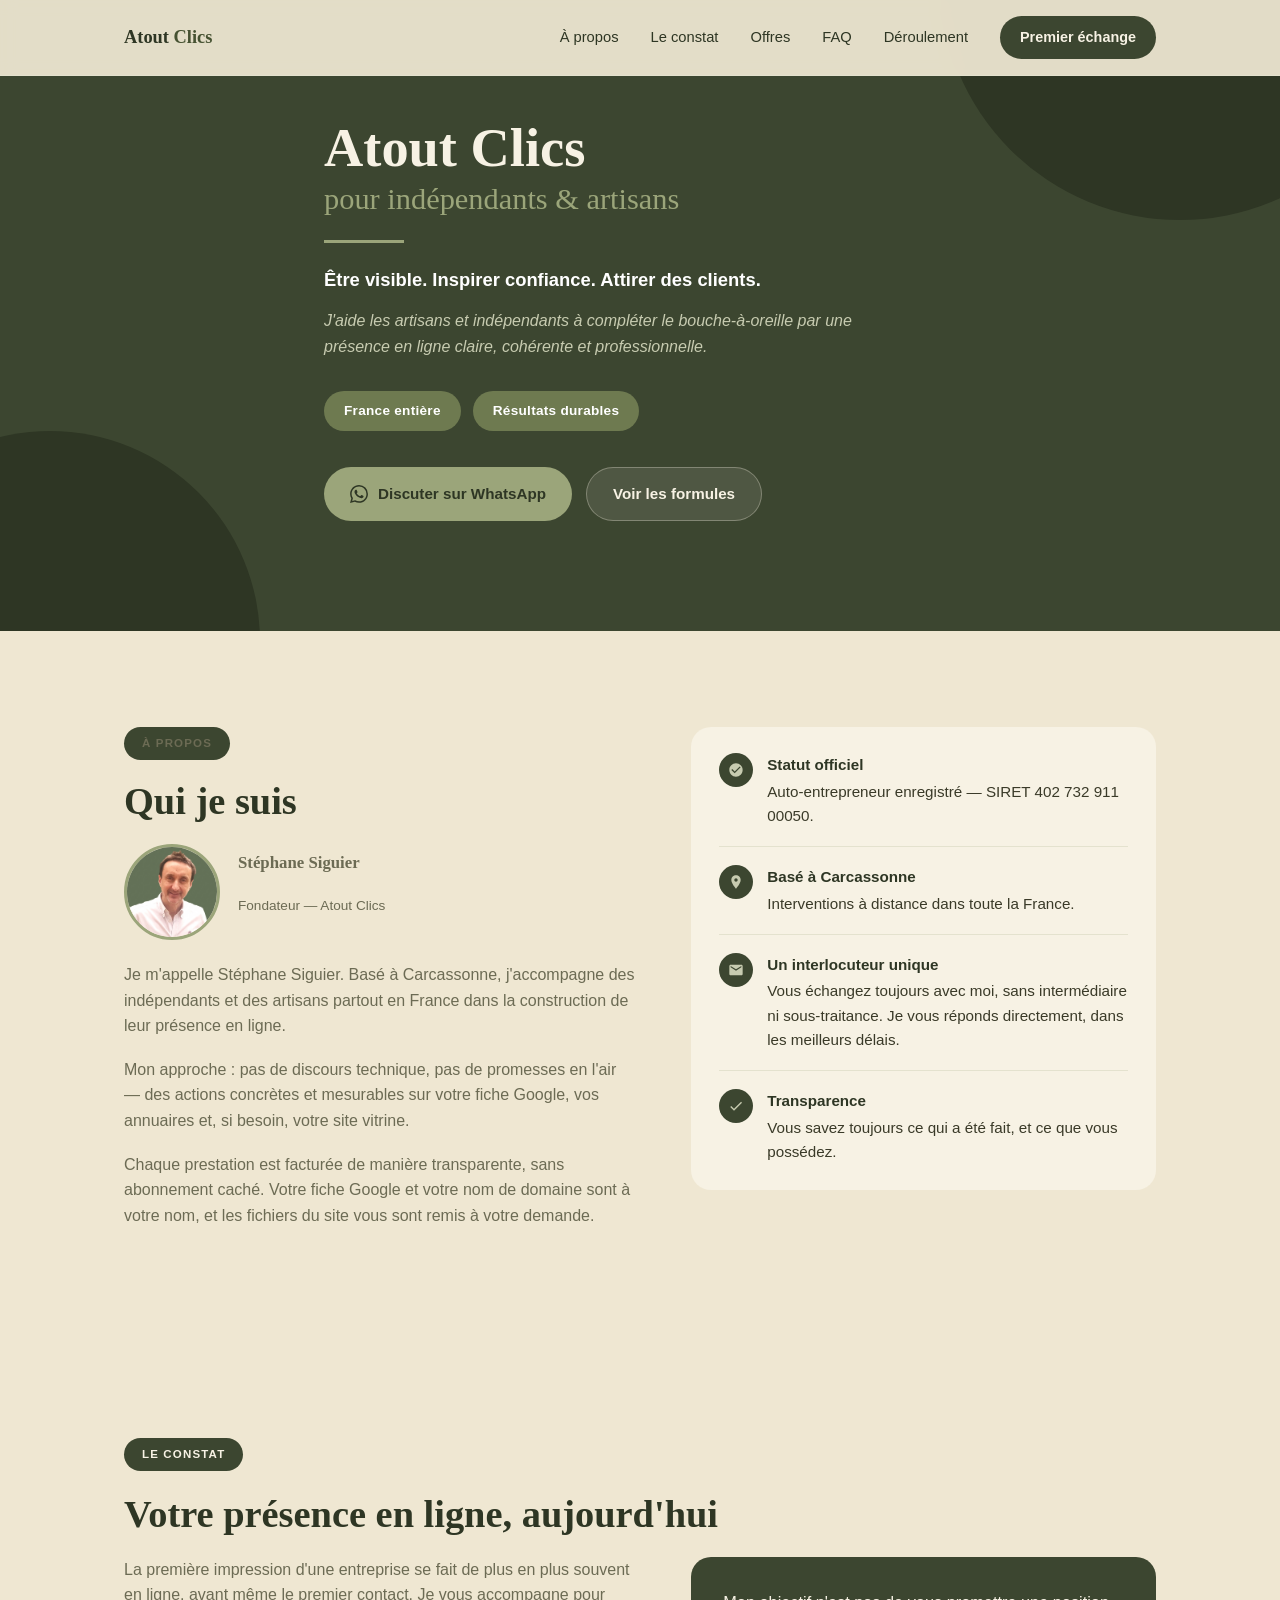
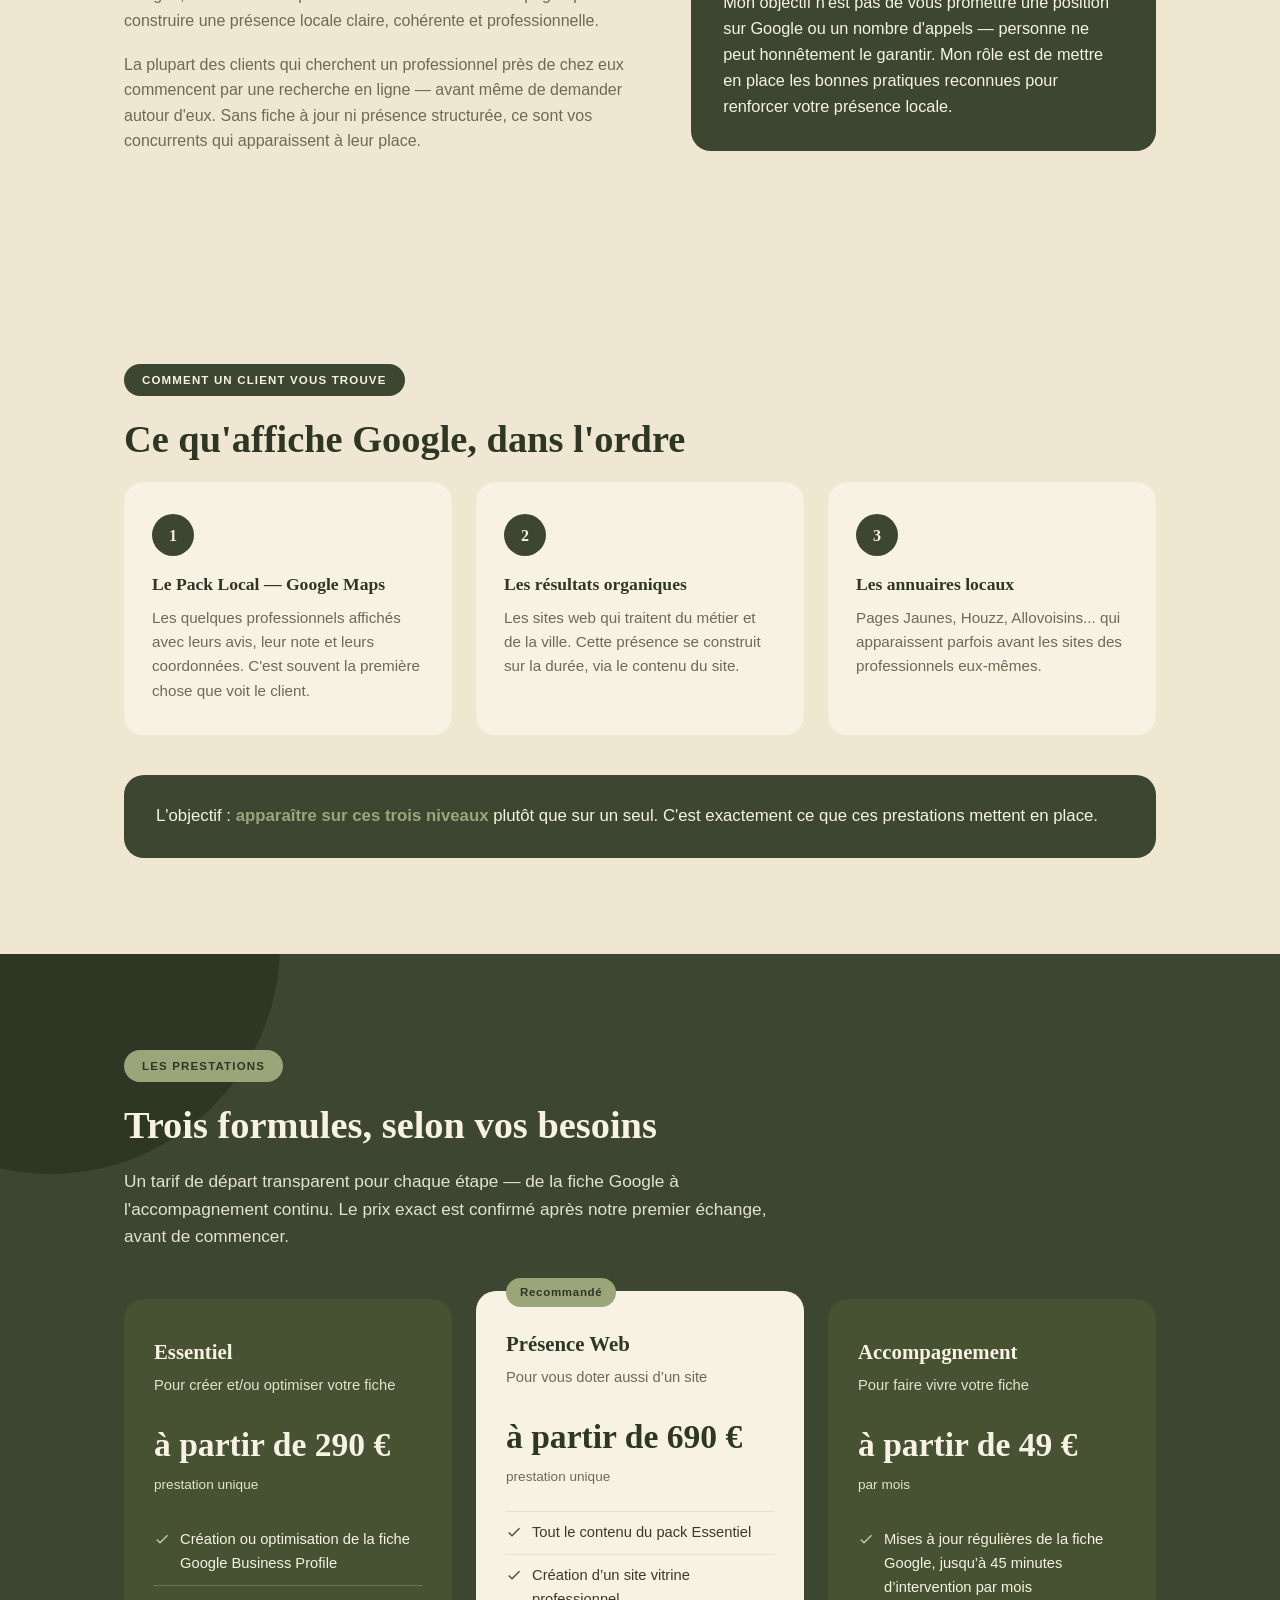
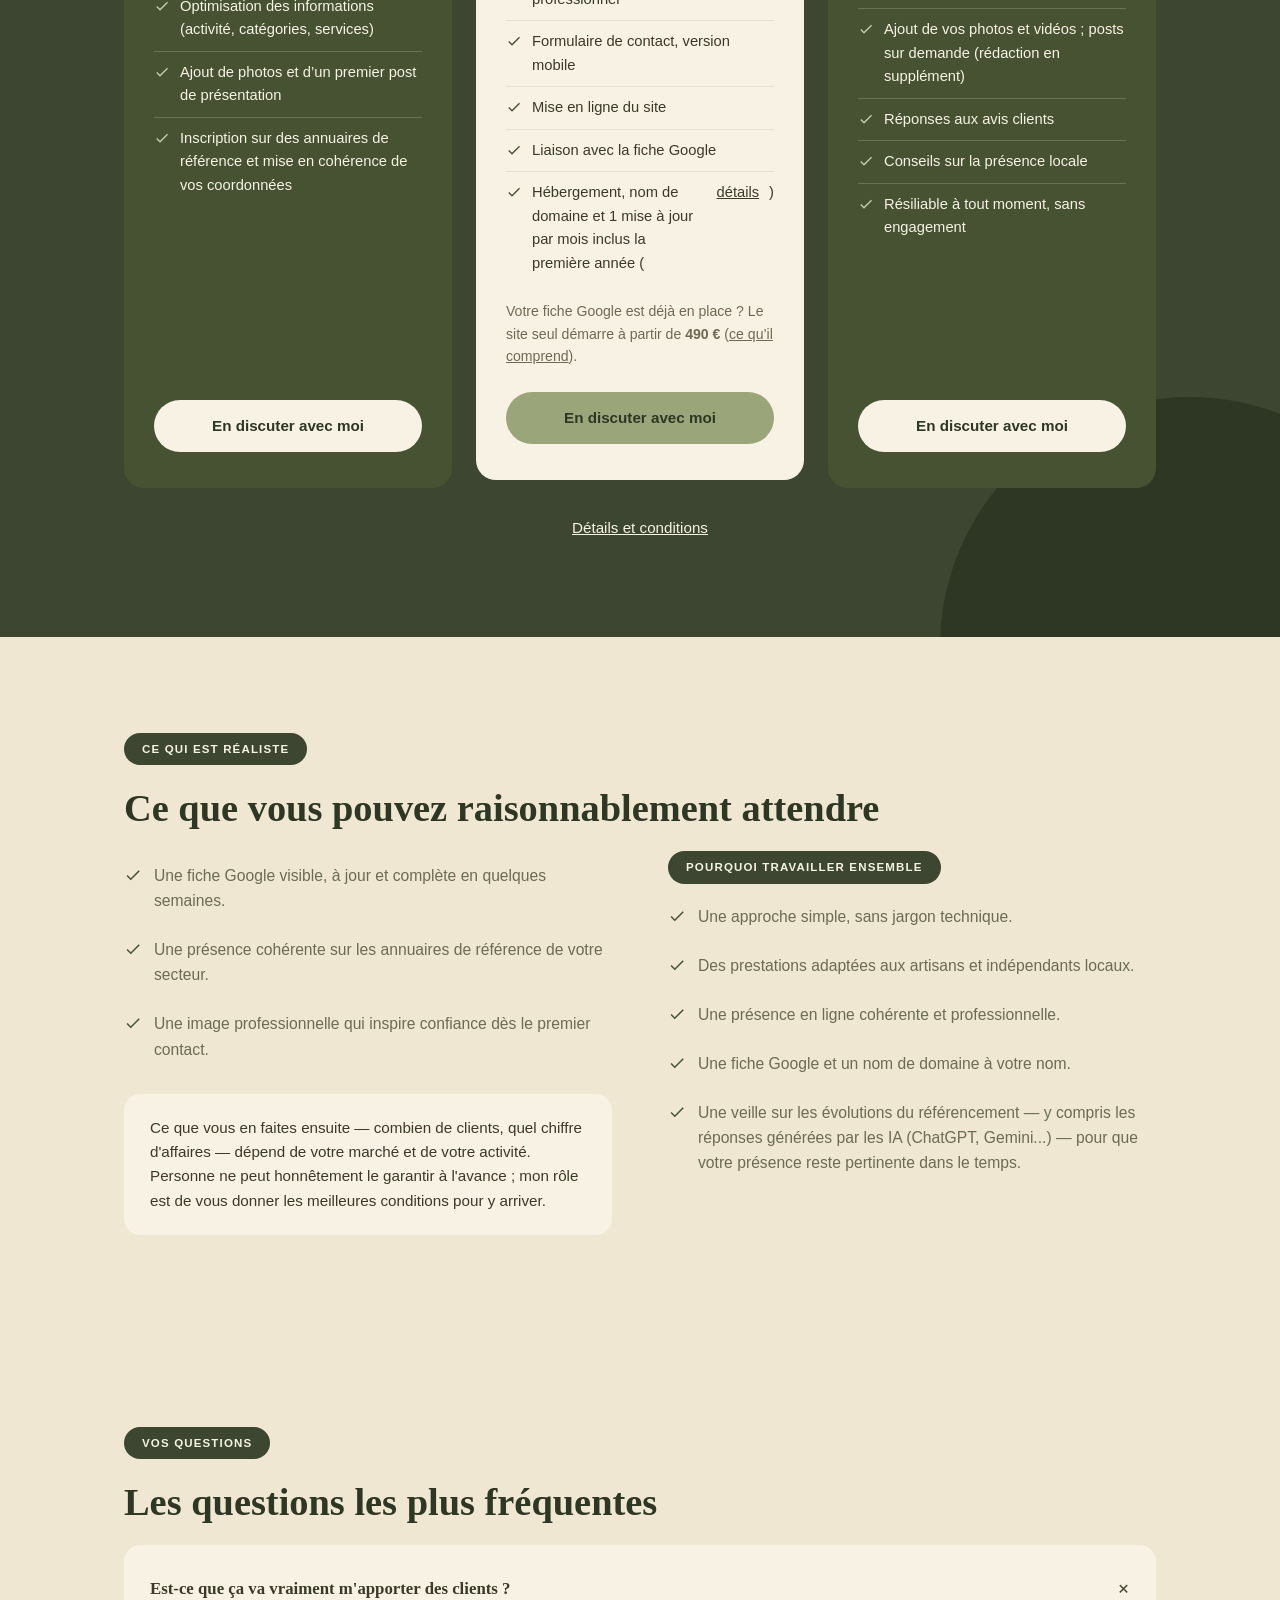
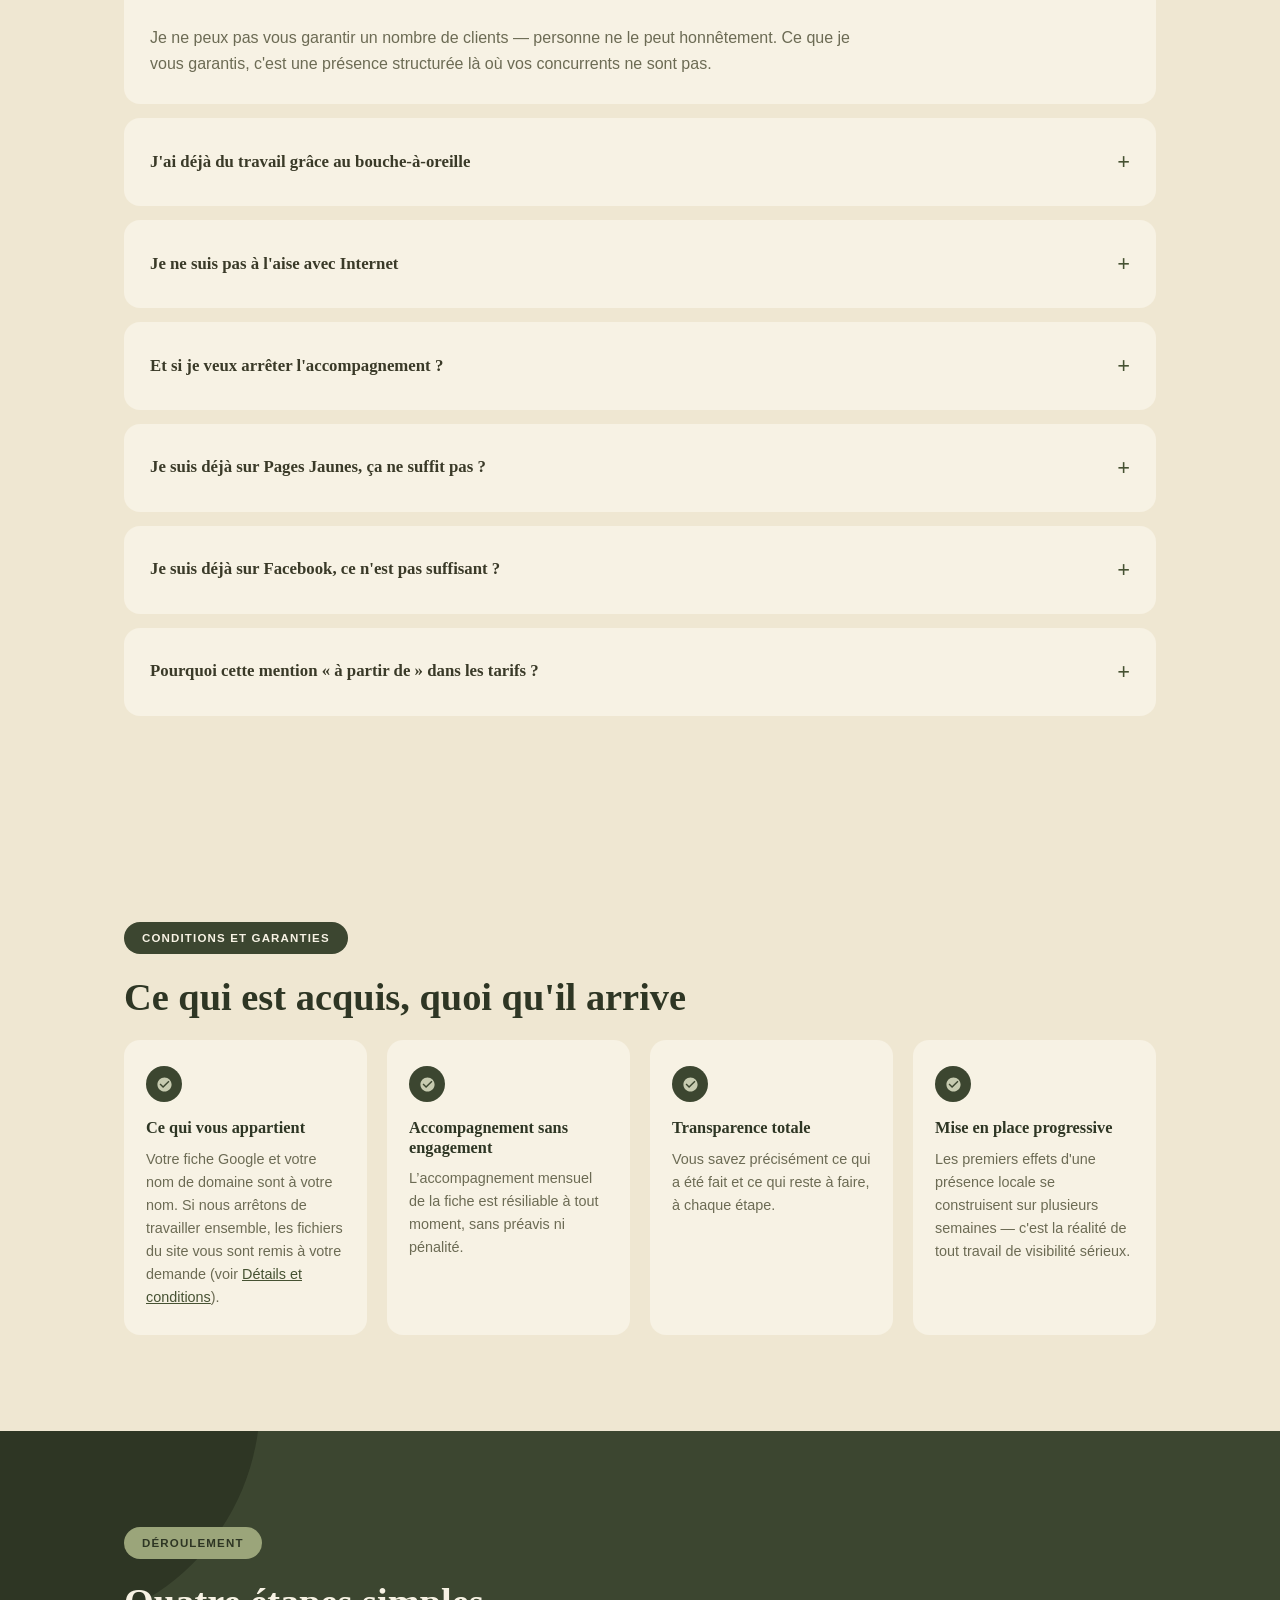
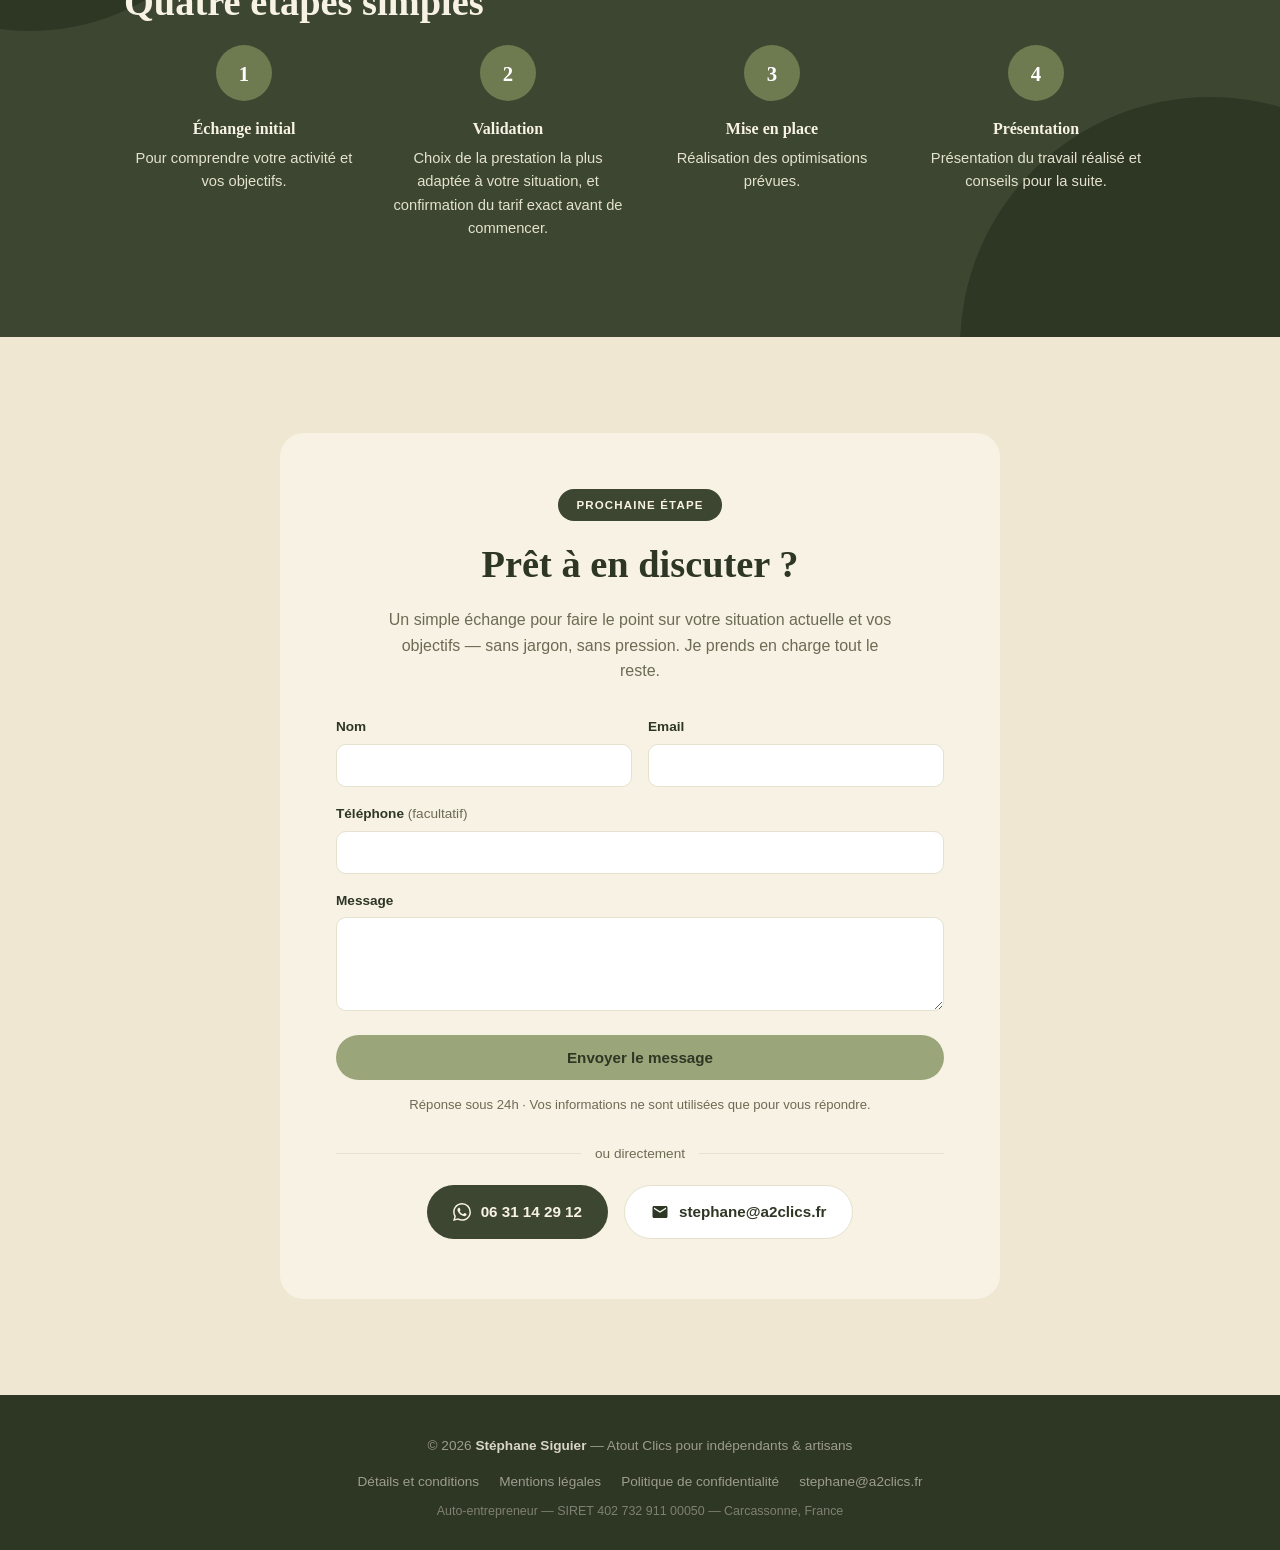
<file: index.html>
<!DOCTYPE html>
<html lang="fr">
<head>
<meta charset="UTF-8" />
<meta name="viewport" content="width=device-width, initial-scale=1.0" />
<title>Atout Clics pour Indépendants &amp; Artisans — Stéphane Siguier</title>
<meta name="description" content="Stéphane Siguier accompagne les indépendants et artisans pour renforcer leur présence locale&nbsp;: fiche Google Business, annuaires, site vitrine. Premier échange pour faire le point sur votre situation." />
<meta name="keywords" content="présence locale, fiche google business profile, référencement local artisan, site vitrine indépendant, présence en ligne artisan" />
<link rel="canonical" href="https://presencelocale.vercel.app/" />
<meta name="google-site-verification" content="MsAnaw0kHJq9627BBi_jA8YPOrzzjA6fcCTevEFOmfQ" />

<meta property="og:title" content="Atout Clics pour Indépendants &amp; Artisans — Stéphane Siguier" />
<meta property="og:description" content="Fiche Google Business, référencement local, site vitrine : une présence en ligne claire et professionnelle pour votre activité." />
<meta property="og:type" content="website" />
<meta property="og:url" content="https://presencelocale.vercel.app/" />
<meta property="og:image" content="https://presencelocale.vercel.app/photo.jpg" />
<meta property="og:locale" content="fr_FR" />

<script type="application/ld+json">
{
  "@context": "https://schema.org",
  "@type": "ProfessionalService",
  "name": "Atout Clics — Stéphane Siguier",
  "description": "Accompagnement des indépendants et artisans pour leur présence en ligne : fiche Google Business Profile, référencement local, site vitrine et suivi continu.",
  "url": "https://presencelocale.vercel.app/",
  "telephone": "+33631142912",
  "email": "stephane@a2clics.fr",
  "areaServed": "France",
  "priceRange": "€€",
  "taxID": "40273291100050",
  "address": { "@type": "PostalAddress", "addressLocality": "Carcassonne", "addressCountry": "FR" }
}
</script>
<script type="application/ld+json">
{
  "@context": "https://schema.org",
  "@type": "Service",
  "serviceType": "Création et optimisation de fiche Google Business Profile",
  "name": "Essentiel",
  "provider": { "@type": "ProfessionalService", "name": "Atout Clics — Stéphane Siguier" },
  "areaServed": "France",
  "description": "Création ou optimisation de la fiche Google Business Profile, optimisation des informations, ajout de photos et d’un premier post de présentation, inscription sur des annuaires de référence et mise en cohérence de vos coordonnées. Tarif de départ, ajusté selon votre situation.",
  "offers": { "@type": "Offer", "priceCurrency": "EUR", "priceSpecification": { "@type": "PriceSpecification", "minPrice": 290, "priceCurrency": "EUR" } }
}
</script>
<script type="application/ld+json">
{
  "@context": "https://schema.org",
  "@type": "Service",
  "serviceType": "Création de site vitrine et présence web complète",
  "name": "Présence Web",
  "provider": { "@type": "ProfessionalService", "name": "Atout Clics — Stéphane Siguier" },
  "areaServed": "France",
  "description": "Pack Essentiel complet, création d’un site vitrine professionnel avec formulaire de contact et version mobile, mise en ligne, liaison avec la fiche Google, hébergement et nom de domaine inclus la première année, une mise à jour par mois incluse la première année. Disponible aussi en site seul (à partir de 490 €) lorsque la fiche Google est déjà en place. Tarif de départ, ajusté selon votre situation.",
  "offers": { "@type": "Offer", "priceCurrency": "EUR", "priceSpecification": { "@type": "PriceSpecification", "minPrice": 690, "priceCurrency": "EUR" } }
}
</script>
<script type="application/ld+json">
{
  "@context": "https://schema.org",
  "@type": "Service",
  "serviceType": "Suivi et accompagnement continu de la présence locale",
  "name": "Accompagnement",
  "provider": { "@type": "ProfessionalService", "name": "Atout Clics — Stéphane Siguier" },
  "areaServed": "France",
  "description": "Jusqu’à 45 minutes d’intervention par mois : mises à jour régulières de la fiche Google, ajout de vos photos et vidéos, posts sur demande (rédaction en supplément), réponses aux avis clients, conseils sur la présence locale. Accompagnement de la fiche résiliable à tout moment, sans engagement.",
  "offers": { "@type": "Offer", "priceCurrency": "EUR", "priceSpecification": { "@type": "UnitPriceSpecification", "minPrice": 49, "priceCurrency": "EUR", "unitText": "mois" } }
}
</script>
<script type="application/ld+json">
{
  "@context": "https://schema.org",
  "@type": "FAQPage",
  "mainEntity": [
    {
      "@type": "Question",
      "name": "Est-ce que ça va vraiment m'apporter des clients ?",
      "acceptedAnswer": { "@type": "Answer", "text": "Personne ne peut honnêtement garantir un nombre de clients. Ce qui est garanti, c'est la mise en place d'une présence en ligne structurée — fiche Google à jour, annuaires cohérents, site vitrine si besoin — là où beaucoup de concurrents ne sont pas encore présents." }
    },
    {
      "@type": "Question",
      "name": "J'ai déjà du travail grâce au bouche-à-oreille, est-ce utile quand même ?",
      "acceptedAnswer": { "@type": "Answer", "text": "Oui, une bonne visibilité en ligne amplifie le bouche-à-oreille. Quand quelqu'un recommande votre activité, la première chose que fait le client potentiel est de vous chercher sur Google. S'il ne trouve rien de sérieux, il hésite et regarde ailleurs." }
    },
    {
      "@type": "Question",
      "name": "Je ne suis pas à l'aise avec Internet, est-ce un problème ?",
      "acceptedAnswer": { "@type": "Answer", "text": "Non, aucune compétence technique n'est nécessaire de votre côté. La création, la mise en ligne et les mises à jour du contenu sont prises en charge, avec un point simple et régulier sur ce qui a été fait." }
    },
    {
      "@type": "Question",
      "name": "Que se passe-t-il si je veux arrêter l'accompagnement mensuel ?",
      "acceptedAnswer": { "@type": "Answer", "text": "L’accompagnement de la fiche est résiliable à tout moment, sans engagement, sans préavis ni frais. Votre fiche Google Business et votre nom de domaine sont à votre nom, et les fichiers du site vous sont remis à votre demande, sans frais (voir la page Détails et conditions)." }
    },
    {
      "@type": "Question",
      "name": "Je suis déjà sur Pages Jaunes, ça ne suffit pas ?",
      "acceptedAnswer": { "@type": "Answer", "text": "Un annuaire comme Pages Jaunes vous répertorie. Google Maps, lui, est l'endroit où beaucoup de clients cherchent directement un professionnel près de chez eux. Les deux se complètent, c'est pourquoi la formule Essentiel traite la fiche Google et les annuaires ensemble." }
    },
    {
      "@type": "Question",
      "name": "Je suis déjà sur Facebook, ce n'est pas suffisant ?",
      "acceptedAnswer": { "@type": "Answer", "text": "Facebook touche surtout les personnes qui vous suivent déjà. Une fiche Google touche des personnes qui ne vous connaissent pas encore et qui cherchent activement votre métier dans votre ville. Les deux se complètent." }
    },
    {
      "@type": "Question",
      "name": "Pourquoi cette mention « à partir de » dans les tarifs ?",
      "acceptedAnswer": { "@type": "Answer", "text": "Chaque situation est différente. Le prix affiché est un tarif de départ ; le prix exact vous est annoncé après notre premier échange, avant de commencer, et il ne change pas ensuite sans votre accord. Il dépend de l'état de votre fiche et du nombre d'annuaires (Essentiel), du nombre de pages du site (Présence Web) ou du volume mensuel à traiter (Accompagnement)." }
    }
  ]
}
</script>

<link rel="stylesheet" href="styles.css" />
</head>
<body>

<header>
  <div class="nav-inner">
    <a href="#hero" class="logo">Atout <span>Clics</span></a>
    <input type="checkbox" id="burger-toggle" />
    <nav class="links">
      <a class="navlink" href="#apropos">À propos</a>
      <a class="navlink" href="#constat">Le constat</a>
      <a class="navlink" href="#offres">Offres</a>
      <a class="navlink" href="#faq">FAQ</a>
      <a class="navlink" href="#deroulement">Déroulement</a>
      <a class="nav-cta" href="#contact">Premier échange</a>
    </nav>
    <label for="burger-toggle" class="burger-label" aria-label="Ouvrir le menu">
      <svg viewBox="0 0 24 24"><path d="M3 6h18v2H3zM3 11h18v2H3zM3 16h18v2H3z"/></svg>
    </label>
  </div>
</header>

<!-- HERO -->
<section id="hero" class="section-dark">
  <span class="blob"></span>
  <span class="blob"></span>
  <div class="container hero-content">
    <h1><span class="title-main">Atout Clics</span><span class="title-sub">pour indépendants &amp; artisans</span></h1>
    <hr class="hero-rule" />
    <p class="hero-tagline">Être visible. Inspirer confiance. Attirer des clients.</p>
    <p class="hero-sub">J'aide les artisans et indépendants à compléter le bouche-à-oreille par une présence en ligne claire, cohérente et professionnelle.</p>
    <div class="hero-badges">
      <span class="badge">France entière</span>
      <span class="badge">Résultats durables</span>
    </div>
    <div class="hero-ctas">
      <a href="https://wa.me/33631142912" target="_blank" rel="noopener" class="btn btn-primary">
        <svg viewBox="0 0 24 24"><path d="M17.472 14.382c-.297-.149-1.758-.867-2.03-.967-.273-.099-.471-.148-.67.15-.197.297-.767.966-.94 1.164-.173.199-.347.223-.644.075-.297-.15-1.255-.463-2.39-1.475-.883-.788-1.48-1.761-1.653-2.059-.173-.297-.018-.458.13-.606.134-.133.298-.347.446-.52.149-.174.198-.298.298-.497.099-.198.05-.371-.025-.52-.075-.149-.669-1.612-.916-2.207-.242-.579-.487-.5-.669-.51-.173-.008-.371-.01-.57-.01-.198 0-.52.074-.792.372-.272.297-1.04 1.016-1.04 2.479 0 1.462 1.065 2.875 1.213 3.074.149.198 2.096 3.2 5.077 4.487.709.306 1.262.489 1.694.625.712.227 1.36.195 1.871.118.571-.085 1.758-.719 2.006-1.413.248-.694.248-1.289.173-1.413-.074-.124-.272-.198-.57-.347m-5.421 7.403h-.004a9.87 9.87 0 01-5.031-1.378l-.361-.214-3.741.982.998-3.648-.235-.374a9.86 9.86 0 01-1.51-5.26c.001-5.45 4.436-9.884 9.888-9.884 2.64 0 5.122 1.03 6.988 2.898a9.825 9.825 0 012.893 6.994c-.003 5.45-4.437 9.884-9.885 9.884m8.413-18.297A11.815 11.815 0 0012.05 0C5.495 0 .16 5.335.157 11.892c0 2.096.547 4.142 1.588 5.945L.057 24l6.305-1.654a11.882 11.882 0 005.683 1.448h.005c6.554 0 11.89-5.335 11.893-11.893a11.821 11.821 0 00-3.48-8.413z"/></svg>
        Discuter sur WhatsApp
      </a>
      <a href="#offres" class="btn btn-ghost">Voir les formules</a>
    </div>
  </div>
</section>

<!-- À PROPOS -->
<section id="apropos">
  <div class="container">
    <div class="apropos-grid">
      <div>
        <p class="section-label">À propos</p>
        <h2 class="section-title">Qui je suis</h2>
        <div class="apropos-photo-row">
          <img src="photo.jpg" alt="Stéphane Siguier, fondateur d’Atout Clics" class="apropos-photo" width="96" height="96" loading="lazy" />
          <div>
            <p class="apropos-name">Stéphane Siguier</p>
            <p class="apropos-role">Fondateur — Atout Clics</p>
          </div>
        </div>
        <p>Je m'appelle Stéphane Siguier. Basé à Carcassonne, j'accompagne des indépendants et des artisans partout en France dans la construction de leur présence en ligne.</p>
        <p>Mon approche : pas de discours technique, pas de promesses en l'air — des actions concrètes et mesurables sur votre fiche Google, vos annuaires et, si besoin, votre site vitrine.</p>
        <p>Chaque prestation est facturée de manière transparente, sans abonnement caché. Votre fiche Google et votre nom de domaine sont à votre nom, et les fichiers du site vous sont remis à votre demande.</p>
      </div>
      <ul class="trust-list">
        <li>
          <span class="dot"><svg viewBox="0 0 24 24"><path d="M12 2C6.48 2 2 6.48 2 12s4.48 10 10 10 10-4.48 10-10S17.52 2 12 2zm-2 15l-5-5 1.41-1.41L10 14.17l7.59-7.59L19 8l-9 9z"/></svg></span>
          <span><strong>Statut officiel</strong>Auto-entrepreneur enregistré — SIRET 402 732 911 00050.</span>
        </li>
        <li>
          <span class="dot"><svg viewBox="0 0 24 24"><path d="M12 2C8.13 2 5 5.13 5 9c0 5.25 7 13 7 13s7-7.75 7-13c0-3.87-3.13-7-7-7zm0 9.5c-1.38 0-2.5-1.12-2.5-2.5s1.12-2.5 2.5-2.5 2.5 1.12 2.5 2.5-1.12 2.5-2.5 2.5z"/></svg></span>
          <span><strong>Basé à Carcassonne</strong>Interventions à distance dans toute la France.</span>
        </li>
        <li>
          <span class="dot"><svg viewBox="0 0 24 24"><path d="M20 4H4c-1.1 0-1.99.9-1.99 2L2 18c0 1.1.9 2 2 2h16c1.1 0 2-.9 2-2V6c0-1.1-.9-2-2-2zm0 4l-8 5-8-5V6l8 5 8-5v2z"/></svg></span>
          <span><strong>Un interlocuteur unique</strong>Vous échangez toujours avec moi, sans intermédiaire ni sous-traitance. Je vous réponds directement, dans les meilleurs délais.</span>
        </li>
        <li>
          <span class="dot"><svg viewBox="0 0 24 24"><path d="M9 16.2L4.8 12l-1.4 1.4L9 19 21 7l-1.4-1.4z"/></svg></span>
          <span><strong>Transparence</strong>Vous savez toujours ce qui a été fait, et ce que vous possédez.</span>
        </li>
      </ul>
    </div>
  </div>
</section>

<!-- LE CONSTAT -->
<section id="constat">
  <div class="container">
    <p class="section-label">Le constat</p>
    <h2 class="section-title">Votre présence en ligne, aujourd'hui</h2>
    <div class="constat-grid">
      <div>
        <p>La première impression d'une entreprise se fait de plus en plus souvent en ligne, avant même le premier contact. Je vous accompagne pour construire une présence locale claire, cohérente et professionnelle.</p>
        <p>La plupart des clients qui cherchent un professionnel près de chez eux commencent par une recherche en ligne — avant même de demander autour d'eux. Sans fiche à jour ni présence structurée, ce sont vos concurrents qui apparaissent à leur place.</p>
      </div>
      <div class="constat-highlight">
        <p>Mon objectif n'est pas de vous promettre une position sur Google ou un nombre d'appels — personne ne peut honnêtement le garantir. Mon rôle est de mettre en place les bonnes pratiques reconnues pour renforcer votre présence locale.</p>
      </div>
    </div>
  </div>
</section>

<!-- COMMENT UN CLIENT VOUS TROUVE -->
<section id="parcours">
  <div class="container">
    <p class="section-label">Comment un client vous trouve</p>
    <h2 class="section-title">Ce qu'affiche Google, dans l'ordre</h2>
    <div class="parcours-grid">
      <div class="parcours-card">
        <div class="parcours-num">1</div>
        <h3>Le Pack Local — Google Maps</h3>
        <p>Les quelques professionnels affichés avec leurs avis, leur note et leurs coordonnées. C'est souvent la première chose que voit le client.</p>
      </div>
      <div class="parcours-card">
        <div class="parcours-num">2</div>
        <h3>Les résultats organiques</h3>
        <p>Les sites web qui traitent du métier et de la ville. Cette présence se construit sur la durée, via le contenu du site.</p>
      </div>
      <div class="parcours-card">
        <div class="parcours-num">3</div>
        <h3>Les annuaires locaux</h3>
        <p>Pages Jaunes, Houzz, Allovoisins... qui apparaissent parfois avant les sites des professionnels eux-mêmes.</p>
      </div>
    </div>
    <div class="parcours-conclusion">
      L'objectif : <strong>apparaître sur ces trois niveaux</strong> plutôt que sur un seul. C'est exactement ce que ces prestations mettent en place.
    </div>
  </div>
</section>

<!-- LES PRESTATIONS -->
<section id="offres" class="section-dark">
  <span class="blob"></span>
  <span class="blob"></span>
  <div class="container">
    <p class="section-label">Les prestations</p>
    <h2 class="section-title">Trois formules, selon vos besoins</h2>
    <p class="section-lead">Un tarif de départ transparent pour chaque étape — de la fiche Google à l'accompagnement continu. Le prix exact est confirmé après notre premier échange, avant de commencer.</p>
    <div class="offres-grid">

      <div class="offer-card">
        <p class="offer-name">Essentiel</p>
        <p class="offer-sub">Pour créer et/ou optimiser votre fiche</p>
        <p class="offer-price">à partir de 290&nbsp;€</p>
        <p class="offer-period">prestation unique</p>
        <ul class="offer-list">
          <li><svg viewBox="0 0 24 24"><path d="M9 16.2L4.8 12l-1.4 1.4L9 19 21 7l-1.4-1.4z"/></svg>Création ou optimisation de la fiche Google Business Profile</li>
          <li><svg viewBox="0 0 24 24"><path d="M9 16.2L4.8 12l-1.4 1.4L9 19 21 7l-1.4-1.4z"/></svg>Optimisation des informations (activité, catégories, services)</li>
          <li><svg viewBox="0 0 24 24"><path d="M9 16.2L4.8 12l-1.4 1.4L9 19 21 7l-1.4-1.4z"/></svg>Ajout de photos et d’un premier post de présentation</li>
          <li><svg viewBox="0 0 24 24"><path d="M9 16.2L4.8 12l-1.4 1.4L9 19 21 7l-1.4-1.4z"/></svg>Inscription sur des annuaires de référence et mise en cohérence de vos coordonnées</li>
        </ul>
        <a href="#contact" class="btn btn-outline" data-formule="Essentiel">En discuter avec moi</a>
      </div>

      <div class="offer-card featured">
        <span class="offer-tag">Recommandé</span>
        <p class="offer-name">Présence Web</p>
        <p class="offer-sub">Pour vous doter aussi d’un site</p>
        <p class="offer-price">à partir de 690&nbsp;€</p>
        <p class="offer-period">prestation unique</p>
        <ul class="offer-list">
          <li><svg viewBox="0 0 24 24"><path d="M9 16.2L4.8 12l-1.4 1.4L9 19 21 7l-1.4-1.4z"/></svg>Tout le contenu du pack Essentiel</li>
          <li><svg viewBox="0 0 24 24"><path d="M9 16.2L4.8 12l-1.4 1.4L9 19 21 7l-1.4-1.4z"/></svg>Création d’un site vitrine professionnel</li>
          <li><svg viewBox="0 0 24 24"><path d="M9 16.2L4.8 12l-1.4 1.4L9 19 21 7l-1.4-1.4z"/></svg>Formulaire de contact, version mobile</li>
          <li><svg viewBox="0 0 24 24"><path d="M9 16.2L4.8 12l-1.4 1.4L9 19 21 7l-1.4-1.4z"/></svg>Mise en ligne du site</li>
          <li><svg viewBox="0 0 24 24"><path d="M9 16.2L4.8 12l-1.4 1.4L9 19 21 7l-1.4-1.4z"/></svg>Liaison avec la fiche Google</li>
          <li><svg viewBox="0 0 24 24"><path d="M9 16.2L4.8 12l-1.4 1.4L9 19 21 7l-1.4-1.4z"/></svg>Hébergement, nom de domaine et 1 mise à jour par mois inclus la première année (<a class="offer-link" href="conditions.html">détails</a>)</li>
        </ul>
        <p class="offer-note">Votre fiche Google est déjà en place ? Le site seul démarre à partir de <strong>490&nbsp;€</strong> (<a class="offer-link" href="conditions.html">ce qu’il comprend</a>).</p>
        <a href="#contact" class="btn btn-primary" data-formule="Présence Web">En discuter avec moi</a>
      </div>

      <div class="offer-card">
        <p class="offer-name">Accompagnement</p>
        <p class="offer-sub">Pour faire vivre votre fiche</p>
        <p class="offer-price">à partir de 49&nbsp;€</p>
        <p class="offer-period">par mois</p>
        <ul class="offer-list">
          <li><svg viewBox="0 0 24 24"><path d="M9 16.2L4.8 12l-1.4 1.4L9 19 21 7l-1.4-1.4z"/></svg>Mises à jour régulières de la fiche Google, jusqu’à 45&nbsp;minutes d’intervention par mois</li>
          <li><svg viewBox="0 0 24 24"><path d="M9 16.2L4.8 12l-1.4 1.4L9 19 21 7l-1.4-1.4z"/></svg>Ajout de vos photos et vidéos&nbsp;; posts sur demande (rédaction en supplément)</li>
          <li><svg viewBox="0 0 24 24"><path d="M9 16.2L4.8 12l-1.4 1.4L9 19 21 7l-1.4-1.4z"/></svg>Réponses aux avis clients</li>
          <li><svg viewBox="0 0 24 24"><path d="M9 16.2L4.8 12l-1.4 1.4L9 19 21 7l-1.4-1.4z"/></svg>Conseils sur la présence locale</li>
          <li><svg viewBox="0 0 24 24"><path d="M9 16.2L4.8 12l-1.4 1.4L9 19 21 7l-1.4-1.4z"/></svg>Résiliable à tout moment, sans engagement</li>
        </ul>
        <a href="#contact" class="btn btn-outline" data-formule="Accompagnement">En discuter avec moi</a>
      </div>

    </div>
    <p class="offres-links"><a href="conditions.html">Détails et conditions</a></p>
  </div>
</section>

<!-- CE QUI EST RÉALISTE / POURQUOI -->
<section id="confiance">
  <div class="container">
    <p class="section-label">Ce qui est réaliste</p>
    <h2 class="section-title">Ce que vous pouvez raisonnablement attendre</h2>
    <div class="confiance-grid">
      <div>
        <ul>
          <li><svg viewBox="0 0 24 24"><path d="M9 16.2L4.8 12l-1.4 1.4L9 19 21 7l-1.4-1.4z"/></svg>Une fiche Google visible, à jour et complète en quelques semaines.</li>
          <li><svg viewBox="0 0 24 24"><path d="M9 16.2L4.8 12l-1.4 1.4L9 19 21 7l-1.4-1.4z"/></svg>Une présence cohérente sur les annuaires de référence de votre secteur.</li>
          <li><svg viewBox="0 0 24 24"><path d="M9 16.2L4.8 12l-1.4 1.4L9 19 21 7l-1.4-1.4z"/></svg>Une image professionnelle qui inspire confiance dès le premier contact.</li>
        </ul>
        <div class="confiance-note">Ce que vous en faites ensuite — combien de clients, quel chiffre d'affaires — dépend de votre marché et de votre activité. Personne ne peut honnêtement le garantir à l'avance ; mon rôle est de vous donner les meilleures conditions pour y arriver.</div>
      </div>
      <div>
        <p class="section-label" style="margin-bottom:8px;">Pourquoi travailler ensemble</p>
        <ul>
          <li><svg viewBox="0 0 24 24"><path d="M9 16.2L4.8 12l-1.4 1.4L9 19 21 7l-1.4-1.4z"/></svg>Une approche simple, sans jargon technique.</li>
          <li><svg viewBox="0 0 24 24"><path d="M9 16.2L4.8 12l-1.4 1.4L9 19 21 7l-1.4-1.4z"/></svg>Des prestations adaptées aux artisans et indépendants locaux.</li>
          <li><svg viewBox="0 0 24 24"><path d="M9 16.2L4.8 12l-1.4 1.4L9 19 21 7l-1.4-1.4z"/></svg>Une présence en ligne cohérente et professionnelle.</li>
          <li><svg viewBox="0 0 24 24"><path d="M9 16.2L4.8 12l-1.4 1.4L9 19 21 7l-1.4-1.4z"/></svg>Une fiche Google et un nom de domaine à votre nom.</li>
          <li><svg viewBox="0 0 24 24"><path d="M9 16.2L4.8 12l-1.4 1.4L9 19 21 7l-1.4-1.4z"/></svg>Une veille sur les évolutions du référencement — y compris les réponses générées par les IA (ChatGPT, Gemini...) — pour que votre présence reste pertinente dans le temps.</li>
        </ul>
      </div>
    </div>
  </div>
</section>

<!-- FAQ -->
<section id="faq">
  <div class="container">
    <p class="section-label">Vos questions</p>
    <h2 class="section-title">Les questions les plus fréquentes</h2>

    <details class="faq-item" open>
      <summary>Est-ce que ça va vraiment m'apporter des clients ? <span class="plus">+</span></summary>
      <p>Je ne peux pas vous garantir un nombre de clients — personne ne le peut honnêtement. Ce que je vous garantis, c'est une présence structurée là où vos concurrents ne sont pas.</p>
    </details>
    <details class="faq-item">
      <summary>J'ai déjà du travail grâce au bouche-à-oreille <span class="plus">+</span></summary>
      <p>C'est une très bonne chose. Ceci dit, une bonne visibilité en ligne l'amplifie : quand quelqu'un vous recommande, la prochaine chose que va faire le client potentiel, c'est vous chercher sur Google. S'il ne trouve rien, il hésite.</p>
    </details>
    <details class="faq-item">
      <summary>Je ne suis pas à l'aise avec Internet <span class="plus">+</span></summary>
      <p>Vous n'avez rien à faire vous-même. Je m’occupe de la création, de la mise en ligne et des mises à jour du contenu. Vous recevez un point simple, régulièrement.</p>
    </details>
    <details class="faq-item">
      <summary>Et si je veux arrêter l'accompagnement ? <span class="plus">+</span></summary>
      <p>L’accompagnement de la fiche est résiliable à tout moment, sans engagement, sans préavis ni frais. Votre fiche Google et votre nom de domaine sont à votre nom, et les fichiers du site vous sont remis à votre demande, sans frais (voir <a class="inline-link" href="conditions.html">Détails et conditions</a>).</p>
    </details>
    <details class="faq-item">
      <summary>Je suis déjà sur Pages Jaunes, ça ne suffit pas ? <span class="plus">+</span></summary>
      <p>Un annuaire comme Pages Jaunes vous répertorie. Google Maps, lui, est l'endroit où beaucoup de clients cherchent directement un professionnel près de chez eux. Les deux se complètent : c'est pourquoi la formule Essentiel traite la fiche Google et les annuaires ensemble.</p>
    </details>
    <details class="faq-item">
      <summary>Je suis déjà sur Facebook, ce n'est pas suffisant ? <span class="plus">+</span></summary>
      <p>Facebook touche surtout les personnes qui vous suivent déjà. Une fiche Google touche des personnes qui ne vous connaissent pas encore et qui cherchent activement votre métier dans votre ville. Les deux se complètent.</p>
    </details>
    <details class="faq-item">
      <summary>Pourquoi cette mention « à partir de » dans les tarifs ? <span class="plus">+</span></summary>
      <p>Chaque situation est différente. Le prix affiché est un tarif de départ ; le prix exact vous est annoncé après notre premier échange, avant de commencer, et il ne change pas ensuite sans votre accord. Il dépend de l'état de votre fiche et du nombre d'annuaires (Essentiel), du nombre de pages du site (Présence Web) ou du volume mensuel à traiter (Accompagnement).</p>
    </details>
  </div>
</section>

<!-- CONDITIONS ET GARANTIES -->
<section id="garanties">
  <div class="container">
    <p class="section-label">Conditions et garanties</p>
    <h2 class="section-title">Ce qui est acquis, quoi qu'il arrive</h2>
    <div class="garanties-grid">
      <div class="garantie-card">
        <span class="dot"><svg viewBox="0 0 24 24"><path d="M12 2C6.48 2 2 6.48 2 12s4.48 10 10 10 10-4.48 10-10S17.52 2 12 2zm-2 15l-5-5 1.41-1.41L10 14.17l7.59-7.59L19 8l-9 9z"/></svg></span>
        <h3>Ce qui vous appartient</h3>
        <p>Votre fiche Google et votre nom de domaine sont à votre nom. Si nous arrêtons de travailler ensemble, les fichiers du site vous sont remis à votre demande (voir <a class="inline-link" href="conditions.html">Détails et conditions</a>).</p>
      </div>
      <div class="garantie-card">
        <span class="dot"><svg viewBox="0 0 24 24"><path d="M12 2C6.48 2 2 6.48 2 12s4.48 10 10 10 10-4.48 10-10S17.52 2 12 2zm-2 15l-5-5 1.41-1.41L10 14.17l7.59-7.59L19 8l-9 9z"/></svg></span>
        <h3>Accompagnement sans engagement</h3>
        <p>L’accompagnement mensuel de la fiche est résiliable à tout moment, sans préavis ni pénalité.</p>
      </div>
      <div class="garantie-card">
        <span class="dot"><svg viewBox="0 0 24 24"><path d="M12 2C6.48 2 2 6.48 2 12s4.48 10 10 10 10-4.48 10-10S17.52 2 12 2zm-2 15l-5-5 1.41-1.41L10 14.17l7.59-7.59L19 8l-9 9z"/></svg></span>
        <h3>Transparence totale</h3>
        <p>Vous savez précisément ce qui a été fait et ce qui reste à faire, à chaque étape.</p>
      </div>
      <div class="garantie-card">
        <span class="dot"><svg viewBox="0 0 24 24"><path d="M12 2C6.48 2 2 6.48 2 12s4.48 10 10 10 10-4.48 10-10S17.52 2 12 2zm-2 15l-5-5 1.41-1.41L10 14.17l7.59-7.59L19 8l-9 9z"/></svg></span>
        <h3>Mise en place progressive</h3>
        <p>Les premiers effets d'une présence locale se construisent sur plusieurs semaines — c'est la réalité de tout travail de visibilité sérieux.</p>
      </div>
    </div>
  </div>
</section>

<!-- DÉROULEMENT -->
<section id="deroulement" class="section-dark">
  <span class="blob"></span>
  <span class="blob"></span>
  <div class="container">
    <p class="section-label">Déroulement</p>
    <h2 class="section-title">Quatre étapes simples</h2>
    <div class="steps">
      <div class="step">
        <div class="step-num">1</div>
        <h3>Échange initial</h3>
        <p>Pour comprendre votre activité et vos objectifs.</p>
      </div>
      <div class="step">
        <div class="step-num">2</div>
        <h3>Validation</h3>
        <p>Choix de la prestation la plus adaptée à votre situation, et confirmation du tarif exact avant de commencer.</p>
      </div>
      <div class="step">
        <div class="step-num">3</div>
        <h3>Mise en place</h3>
        <p>Réalisation des optimisations prévues.</p>
      </div>
      <div class="step">
        <div class="step-num">4</div>
        <h3>Présentation</h3>
        <p>Présentation du travail réalisé et conseils pour la suite.</p>
      </div>
    </div>
  </div>
</section>

<!-- CONTACT -->
<section id="contact">
  <div class="container">
    <div class="contact-box">
      <p class="section-label">Prochaine étape</p>
      <h2 class="section-title">Prêt à en discuter ?</h2>
      <p class="lead">Un simple échange pour faire le point sur votre situation actuelle et vos objectifs — sans jargon, sans pression. Je prends en charge tout le reste.</p>

      <form id="contact-form" class="contact-form" action="https://formspree.io/f/xnjerayz" method="POST">
        <input type="text" name="_gotcha" style="display:none" tabindex="-1" autocomplete="off" />
        <input type="hidden" name="_subject" value="Nouveau message — Atout Clics" />
        <div class="form-row">
          <div class="form-field">
            <label for="cf-name">Nom</label>
            <input type="text" id="cf-name" name="Nom" required />
          </div>
          <div class="form-field">
            <label for="cf-email">Email</label>
            <input type="email" id="cf-email" name="email" required />
          </div>
        </div>
        <div class="form-field">
          <label for="cf-phone">Téléphone <span class="optional">(facultatif)</span></label>
          <input type="tel" id="cf-phone" name="Téléphone" />
        </div>
        <div class="form-field">
          <label for="cf-message">Message</label>
          <textarea id="cf-message" name="Message" rows="4" required></textarea>
        </div>
        <button type="submit" class="btn btn-primary form-submit">Envoyer le message</button>
        <p class="form-note">Réponse sous 24h · Vos informations ne sont utilisées que pour vous répondre.</p>
        <p id="form-error" class="form-error" hidden>Une erreur est survenue lors de l'envoi. Réessayez, ou écrivez-moi directement par WhatsApp/email ci-dessous.</p>
      </form>

      <div id="form-success" class="form-success" hidden>
        <p class="apropos-name">Merci, c'est bien reçu !</p>
        <p>Votre message m'est parvenu directement par email. Je vous réponds sous 24h.</p>
      </div>

      <div class="contact-divider"><span>ou directement</span></div>

      <div class="contact-methods">
        <a href="https://wa.me/33631142912" target="_blank" rel="noopener" class="btn btn-primary">
          <svg viewBox="0 0 24 24"><path d="M17.472 14.382c-.297-.149-1.758-.867-2.03-.967-.273-.099-.471-.148-.67.15-.197.297-.767.966-.94 1.164-.173.199-.347.223-.644.075-.297-.15-1.255-.463-2.39-1.475-.883-.788-1.48-1.761-1.653-2.059-.173-.297-.018-.458.13-.606.134-.133.298-.347.446-.52.149-.174.198-.298.298-.497.099-.198.05-.371-.025-.52-.075-.149-.669-1.612-.916-2.207-.242-.579-.487-.5-.669-.51-.173-.008-.371-.01-.57-.01-.198 0-.52.074-.792.372-.272.297-1.04 1.016-1.04 2.479 0 1.462 1.065 2.875 1.213 3.074.149.198 2.096 3.2 5.077 4.487.709.306 1.262.489 1.694.625.712.227 1.36.195 1.871.118.571-.085 1.758-.719 2.006-1.413.248-.694.248-1.289.173-1.413-.074-.124-.272-.198-.57-.347m-5.421 7.403h-.004a9.87 9.87 0 01-5.031-1.378l-.361-.214-3.741.982.998-3.648-.235-.374a9.86 9.86 0 01-1.51-5.26c.001-5.45 4.436-9.884 9.888-9.884 2.64 0 5.122 1.03 6.988 2.898a9.825 9.825 0 012.893 6.994c-.003 5.45-4.437 9.884-9.885 9.884m8.413-18.297A11.815 11.815 0 0012.05 0C5.495 0 .16 5.335.157 11.892c0 2.096.547 4.142 1.588 5.945L.057 24l6.305-1.654a11.882 11.882 0 005.683 1.448h.005c6.554 0 11.89-5.335 11.893-11.893a11.821 11.821 0 00-3.48-8.413z"/></svg>
          06 31 14 29 12
        </a>
        <a href="mailto:stephane@a2clics.fr" class="btn btn-outline">
          <svg viewBox="0 0 24 24" width="18" height="18" fill="currentColor"><path d="M20 4H4c-1.1 0-1.99.9-1.99 2L2 18c0 1.1.9 2 2 2h16c1.1 0 2-.9 2-2V6c0-1.1-.9-2-2-2zm0 4l-8 5-8-5V6l8 5 8-5v2z"/></svg>
          stephane@a2clics.fr
        </a>
      </div>
    </div>
  </div>
</section>

<footer>
  <p>&copy; 2026 <strong>Stéphane Siguier</strong> — Atout Clics pour indépendants &amp; artisans</p>
  <div class="footer-links">
    <a href="conditions.html">Détails et conditions</a>
    <a href="mentions-legales.html">Mentions légales</a>
    <a href="confidentialite.html">Politique de confidentialité</a>
    <a href="mailto:stephane@a2clics.fr">stephane@a2clics.fr</a>
  </div>
  <p class="footer-siret">Auto-entrepreneur — SIRET 402 732 911 00050 — Carcassonne, France</p>
</footer>

<script>
  var contactForm = document.getElementById('contact-form');
  if (contactForm) {
    contactForm.addEventListener('submit', function (e) {
      e.preventDefault();
      var errorEl = document.getElementById('form-error');
      var successEl = document.getElementById('form-success');
      errorEl.hidden = true;
      var submitBtn = contactForm.querySelector('.form-submit');
      submitBtn.disabled = true;
      submitBtn.textContent = 'Envoi en cours…';

      // Envoi parallèle vers Make.com (indépendant de Formspree, échec silencieux, ne bloque rien)
      fetch('https://hook.eu1.make.com/e3rwjwiih4o6lm3hbneilbcuwr4pdwxo', {
        method: 'POST',
        headers: { 'Content-Type': 'application/json' },
        body: JSON.stringify({
          Nom: document.getElementById('cf-name').value,
          email: document.getElementById('cf-email').value,
          Téléphone: document.getElementById('cf-phone').value,
          Message: document.getElementById('cf-message').value
        })
      }).catch(function () {});

      fetch(contactForm.action, {
        method: 'POST',
        body: new FormData(contactForm),
        headers: { 'Accept': 'application/json' }
      }).then(function (response) {
        if (response.ok) {
          contactForm.hidden = true;
          successEl.hidden = false;
        } else {
          errorEl.hidden = false;
          submitBtn.disabled = false;
          submitBtn.textContent = 'Envoyer le message';
        }
      }).catch(function () {
        errorEl.hidden = false;
        submitBtn.disabled = false;
        submitBtn.textContent = 'Envoyer le message';
      });
    });
  }
</script>

<script>
  // Les boutons des formules préremplissent le champ Message (sans ajouter de champ : le format envoyé à Make ne change pas)
  document.querySelectorAll('[data-formule]').forEach(function (btn) {
    btn.addEventListener('click', function () {
      var msg = document.getElementById('cf-message');
      if (msg && !msg.value.trim()) {
        msg.value = 'Bonjour, je souhaite en discuter à propos de la formule ' + btn.getAttribute('data-formule') + '.';
      }
    });
  });
</script>

</body>
</html>
</file>
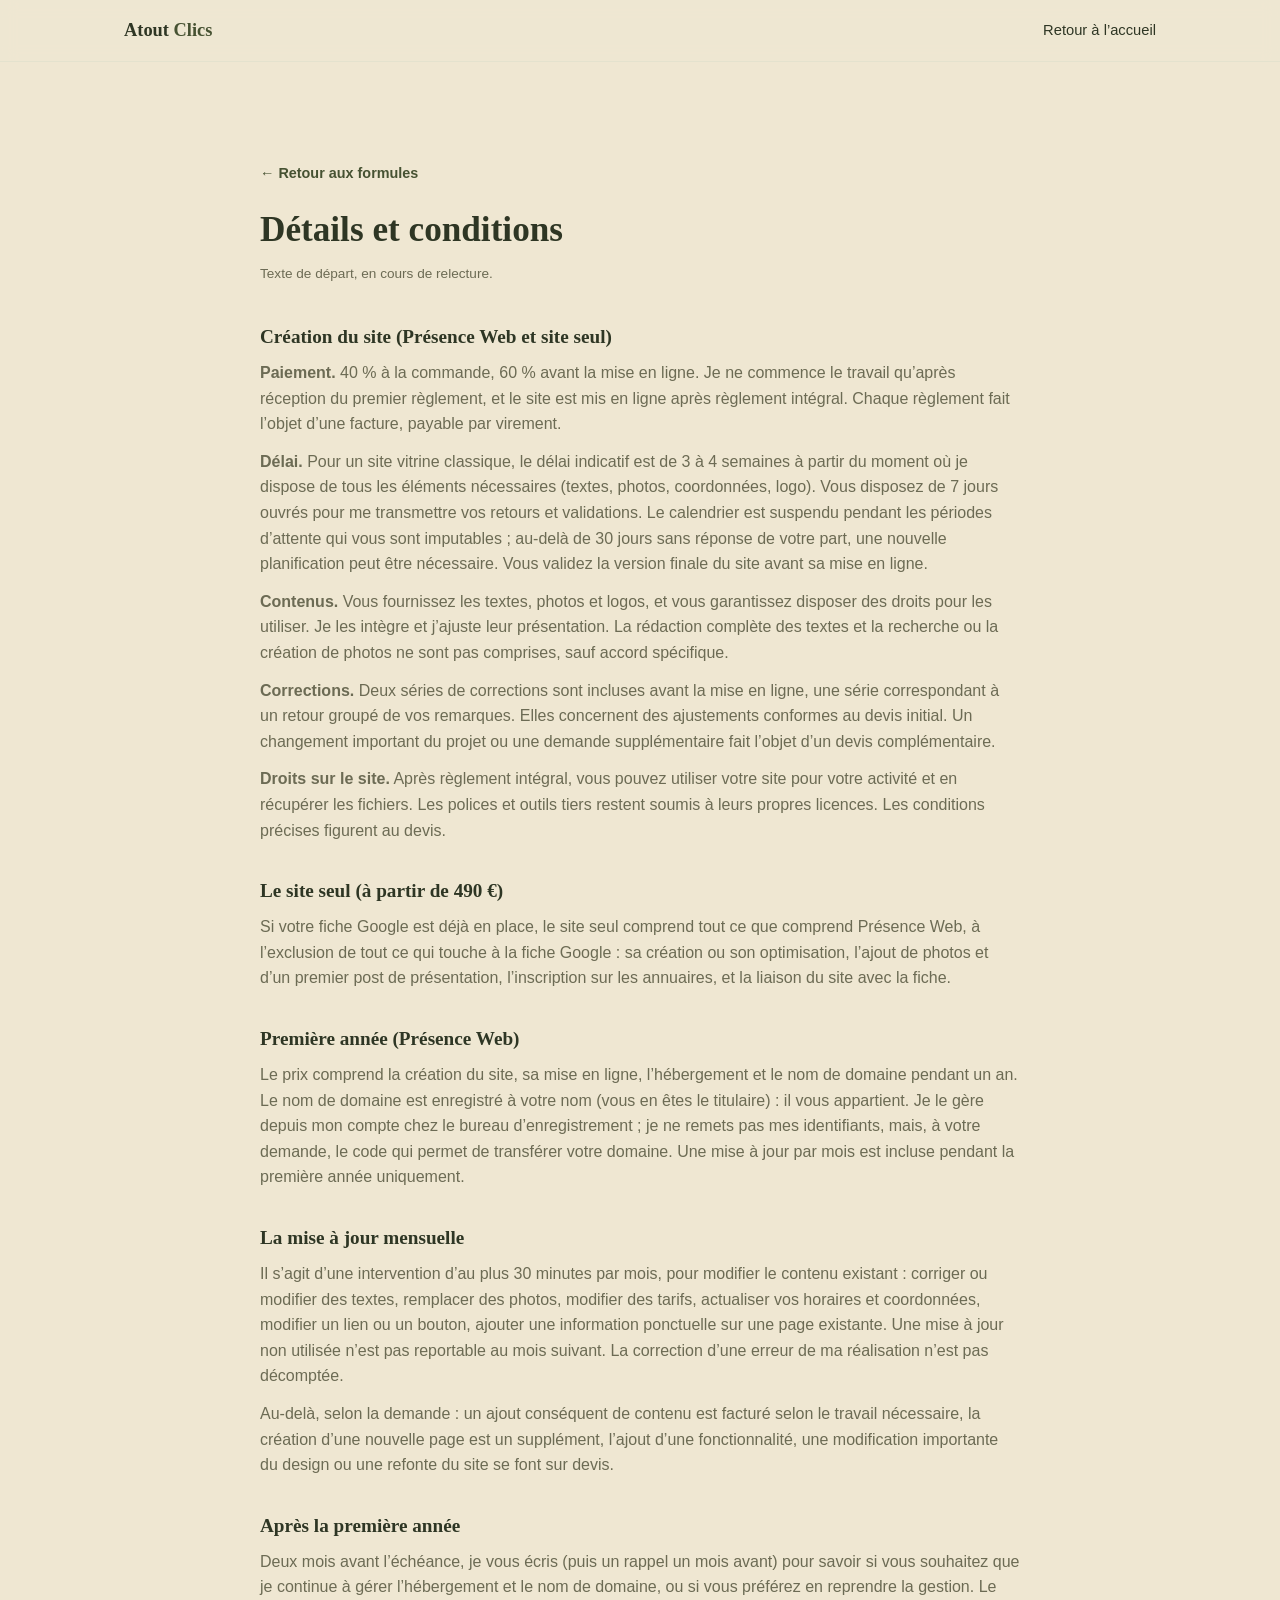
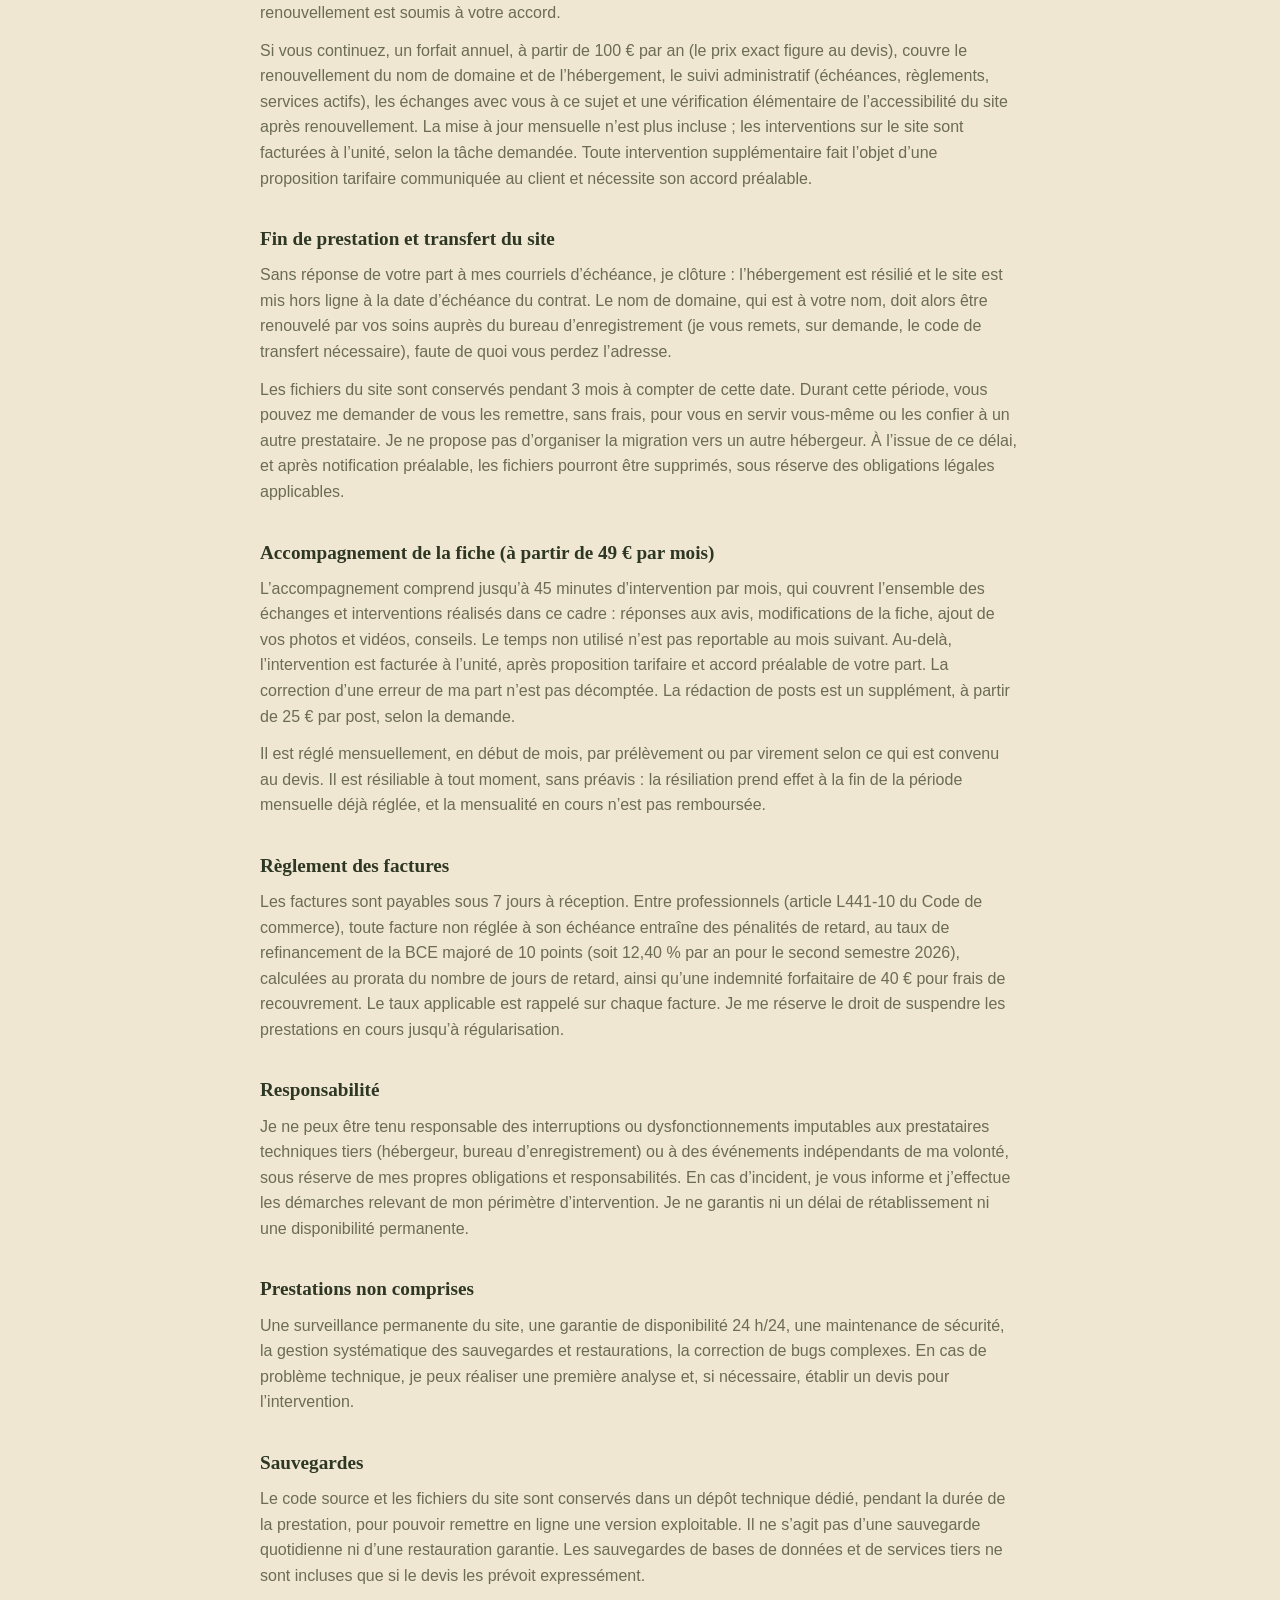
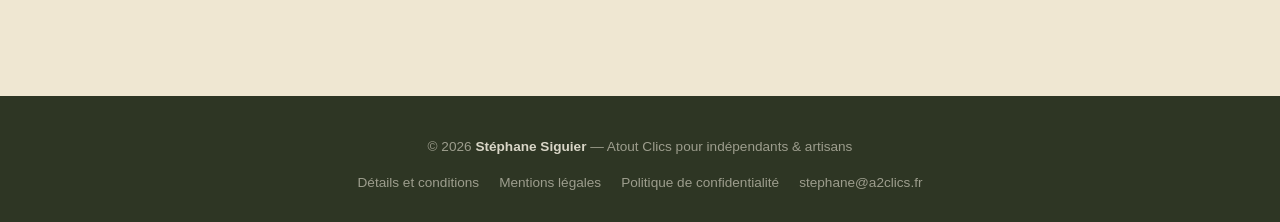
<file: conditions.html>
<!DOCTYPE html>
<html lang="fr">
<head>
<meta charset="UTF-8" />
<meta name="viewport" content="width=device-width, initial-scale=1.0" />
<title>Détails et conditions — Atout Clics</title>
<meta name="description" content="Détails et conditions des formules Essentiel, Présence Web et Accompagnement proposées par Atout Clics." />
<meta name="robots" content="noindex" />
<link rel="stylesheet" href="styles.css" />
</head>
<body>

<header>
  <div class="nav-inner">
    <a href="index.html" class="logo">Atout <span>Clics</span></a>
    <nav class="links">
      <a class="navlink" href="index.html">Retour à l’accueil</a>
    </nav>
  </div>
</header>

<div class="container legal-page">
  <a href="index.html#offres" class="back-link">&larr; Retour aux formules</a>
  <h1>Détails et conditions</h1>
  <p class="updated">Texte de départ, en cours de relecture.</p>


  <h2>Création du site (Présence Web et site seul)</h2>
  <p>
    <strong>Paiement.</strong> 40&nbsp;% à la commande, 60&nbsp;% avant la mise en ligne. Je ne commence le travail qu’après réception du premier règlement, et le site est mis en ligne après règlement intégral. Chaque règlement fait l’objet d’une facture, payable par virement.
  </p>
  <p>
    <strong>Délai.</strong> Pour un site vitrine classique, le délai indicatif est de 3 à 4&nbsp;semaines à partir du moment où je dispose de tous les éléments nécessaires (textes, photos, coordonnées, logo). Vous disposez de 7&nbsp;jours ouvrés pour me transmettre vos retours et validations. Le calendrier est suspendu pendant les périodes d’attente qui vous sont imputables&nbsp;; au-delà de 30&nbsp;jours sans réponse de votre part, une nouvelle planification peut être nécessaire. Vous validez la version finale du site avant sa mise en ligne.
  </p>
  <p>
    <strong>Contenus.</strong> Vous fournissez les textes, photos et logos, et vous garantissez disposer des droits pour les utiliser. Je les intègre et j’ajuste leur présentation. La rédaction complète des textes et la recherche ou la création de photos ne sont pas comprises, sauf accord spécifique.
  </p>
  <p>
    <strong>Corrections.</strong> Deux séries de corrections sont incluses avant la mise en ligne, une série correspondant à un retour groupé de vos remarques. Elles concernent des ajustements conformes au devis initial. Un changement important du projet ou une demande supplémentaire fait l’objet d’un devis complémentaire.
  </p>
  <p>
    <strong>Droits sur le site.</strong> Après règlement intégral, vous pouvez utiliser votre site pour votre activité et en récupérer les fichiers. Les polices et outils tiers restent soumis à leurs propres licences. Les conditions précises figurent au devis.
  </p>

  <h2>Le site seul (à partir de 490&nbsp;€)</h2>
  <p>
    Si votre fiche Google est déjà en place, le site seul comprend tout ce que comprend Présence Web, à l’exclusion de tout ce qui touche à la fiche Google&nbsp;: sa création ou son optimisation, l’ajout de photos et d’un premier post de présentation, l’inscription sur les annuaires, et la liaison du site avec la fiche.
  </p>

  <h2>Première année (Présence Web)</h2>
  <p>
    Le prix comprend la création du site, sa mise en ligne, l’hébergement et le nom de domaine pendant un an. Le nom de domaine est enregistré à votre nom (vous en êtes le titulaire)&nbsp;: il vous appartient. Je le gère depuis mon compte chez le bureau d’enregistrement&nbsp;; je ne remets pas mes identifiants, mais, à votre demande, le code qui permet de transférer votre domaine. Une mise à jour par mois est incluse pendant la première année uniquement.
  </p>

  <h2>La mise à jour mensuelle</h2>
  <p>
    Il s’agit d’une intervention d’au plus 30&nbsp;minutes par mois, pour modifier le contenu existant&nbsp;: corriger ou modifier des textes, remplacer des photos, modifier des tarifs, actualiser vos horaires et coordonnées, modifier un lien ou un bouton, ajouter une information ponctuelle sur une page existante. Une mise à jour non utilisée n’est pas reportable au mois suivant. La correction d’une erreur de ma réalisation n’est pas décomptée.
  </p>
  <p>
    Au-delà, selon la demande&nbsp;: un ajout conséquent de contenu est facturé selon le travail nécessaire, la création d’une nouvelle page est un supplément, l’ajout d’une fonctionnalité, une modification importante du design ou une refonte du site se font sur devis.
  </p>

  <h2>Après la première année</h2>
  <p>
    Deux mois avant l’échéance, je vous écris (puis un rappel un mois avant) pour savoir si vous souhaitez que je continue à gérer l’hébergement et le nom de domaine, ou si vous préférez en reprendre la gestion. Le renouvellement est soumis à votre accord.
  </p>
  <p>
    Si vous continuez, un forfait annuel, à partir de 100&nbsp;€ par an (le prix exact figure au devis), couvre le renouvellement du nom de domaine et de l’hébergement, le suivi administratif (échéances, règlements, services actifs), les échanges avec vous à ce sujet et une vérification élémentaire de l’accessibilité du site après renouvellement. La mise à jour mensuelle n’est plus incluse&nbsp;; les interventions sur le site sont facturées à l’unité, selon la tâche demandée. Toute intervention supplémentaire fait l’objet d’une proposition tarifaire communiquée au client et nécessite son accord préalable.
  </p>

  <h2>Fin de prestation et transfert du site</h2>
  <p>
    Sans réponse de votre part à mes courriels d’échéance, je clôture&nbsp;: l’hébergement est résilié et le site est mis hors ligne à la date d’échéance du contrat. Le nom de domaine, qui est à votre nom, doit alors être renouvelé par vos soins auprès du bureau d’enregistrement (je vous remets, sur demande, le code de transfert nécessaire), faute de quoi vous perdez l’adresse.
  </p>
  <p>
    Les fichiers du site sont conservés pendant 3&nbsp;mois à compter de cette date. Durant cette période, vous pouvez me demander de vous les remettre, sans frais, pour vous en servir vous-même ou les confier à un autre prestataire. Je ne propose pas d’organiser la migration vers un autre hébergeur. À l’issue de ce délai, et après notification préalable, les fichiers pourront être supprimés, sous réserve des obligations légales applicables.
  </p>

  <h2>Accompagnement de la fiche (à partir de 49&nbsp;€ par mois)</h2>
  <p>
    L’accompagnement comprend jusqu’à 45&nbsp;minutes d’intervention par mois, qui couvrent l’ensemble des échanges et interventions réalisés dans ce cadre&nbsp;: réponses aux avis, modifications de la fiche, ajout de vos photos et vidéos, conseils. Le temps non utilisé n’est pas reportable au mois suivant. Au-delà, l’intervention est facturée à l’unité, après proposition tarifaire et accord préalable de votre part. La correction d’une erreur de ma part n’est pas décomptée. La rédaction de posts est un supplément, à partir de 25&nbsp;€ par post, selon la demande.
  </p>
  <p>
    Il est réglé mensuellement, en début de mois, par prélèvement ou par virement selon ce qui est convenu au devis. Il est résiliable à tout moment, sans préavis&nbsp;: la résiliation prend effet à la fin de la période mensuelle déjà réglée, et la mensualité en cours n’est pas remboursée.
  </p>

  <h2>Règlement des factures</h2>
  <p>
    Les factures sont payables sous 7&nbsp;jours à réception. Entre professionnels (article L441-10 du Code de commerce), toute facture non réglée à son échéance entraîne des pénalités de retard, au taux de refinancement de la BCE majoré de 10&nbsp;points (soit 12,40&nbsp;% par an pour le second semestre 2026), calculées au prorata du nombre de jours de retard, ainsi qu’une indemnité forfaitaire de 40&nbsp;€ pour frais de recouvrement. Le taux applicable est rappelé sur chaque facture. Je me réserve le droit de suspendre les prestations en cours jusqu’à régularisation.  </p>

  <h2>Responsabilité</h2>
  <p>
    Je ne peux être tenu responsable des interruptions ou dysfonctionnements imputables aux prestataires techniques tiers (hébergeur, bureau d’enregistrement) ou à des événements indépendants de ma volonté, sous réserve de mes propres obligations et responsabilités. En cas d’incident, je vous informe et j’effectue les démarches relevant de mon périmètre d’intervention. Je ne garantis ni un délai de rétablissement ni une disponibilité permanente.
  </p>

  <h2>Prestations non comprises</h2>
  <p>
    Une surveillance permanente du site, une garantie de disponibilité 24&nbsp;h/24, une maintenance de sécurité, la gestion systématique des sauvegardes et restaurations, la correction de bugs complexes. En cas de problème technique, je peux réaliser une première analyse et, si nécessaire, établir un devis pour l’intervention.
  </p>

  <h2>Sauvegardes</h2>
  <p>
    Le code source et les fichiers du site sont conservés dans un dépôt technique dédié, pendant la durée de la prestation, pour pouvoir remettre en ligne une version exploitable. Il ne s’agit pas d’une sauvegarde quotidienne ni d’une restauration garantie. Les sauvegardes de bases de données et de services tiers ne sont incluses que si le devis les prévoit expressément.
  </p>
</div>

<footer>
  <p>&copy; 2026 <strong>Stéphane Siguier</strong> — Atout Clics pour indépendants &amp; artisans</p>
  <div class="footer-links">
    <a href="conditions.html">Détails et conditions</a>
    <a href="mentions-legales.html">Mentions légales</a>
    <a href="confidentialite.html">Politique de confidentialité</a>
    <a href="mailto:stephane@a2clics.fr">stephane@a2clics.fr</a>
  </div>
</footer>

</body>
</html>
</file>
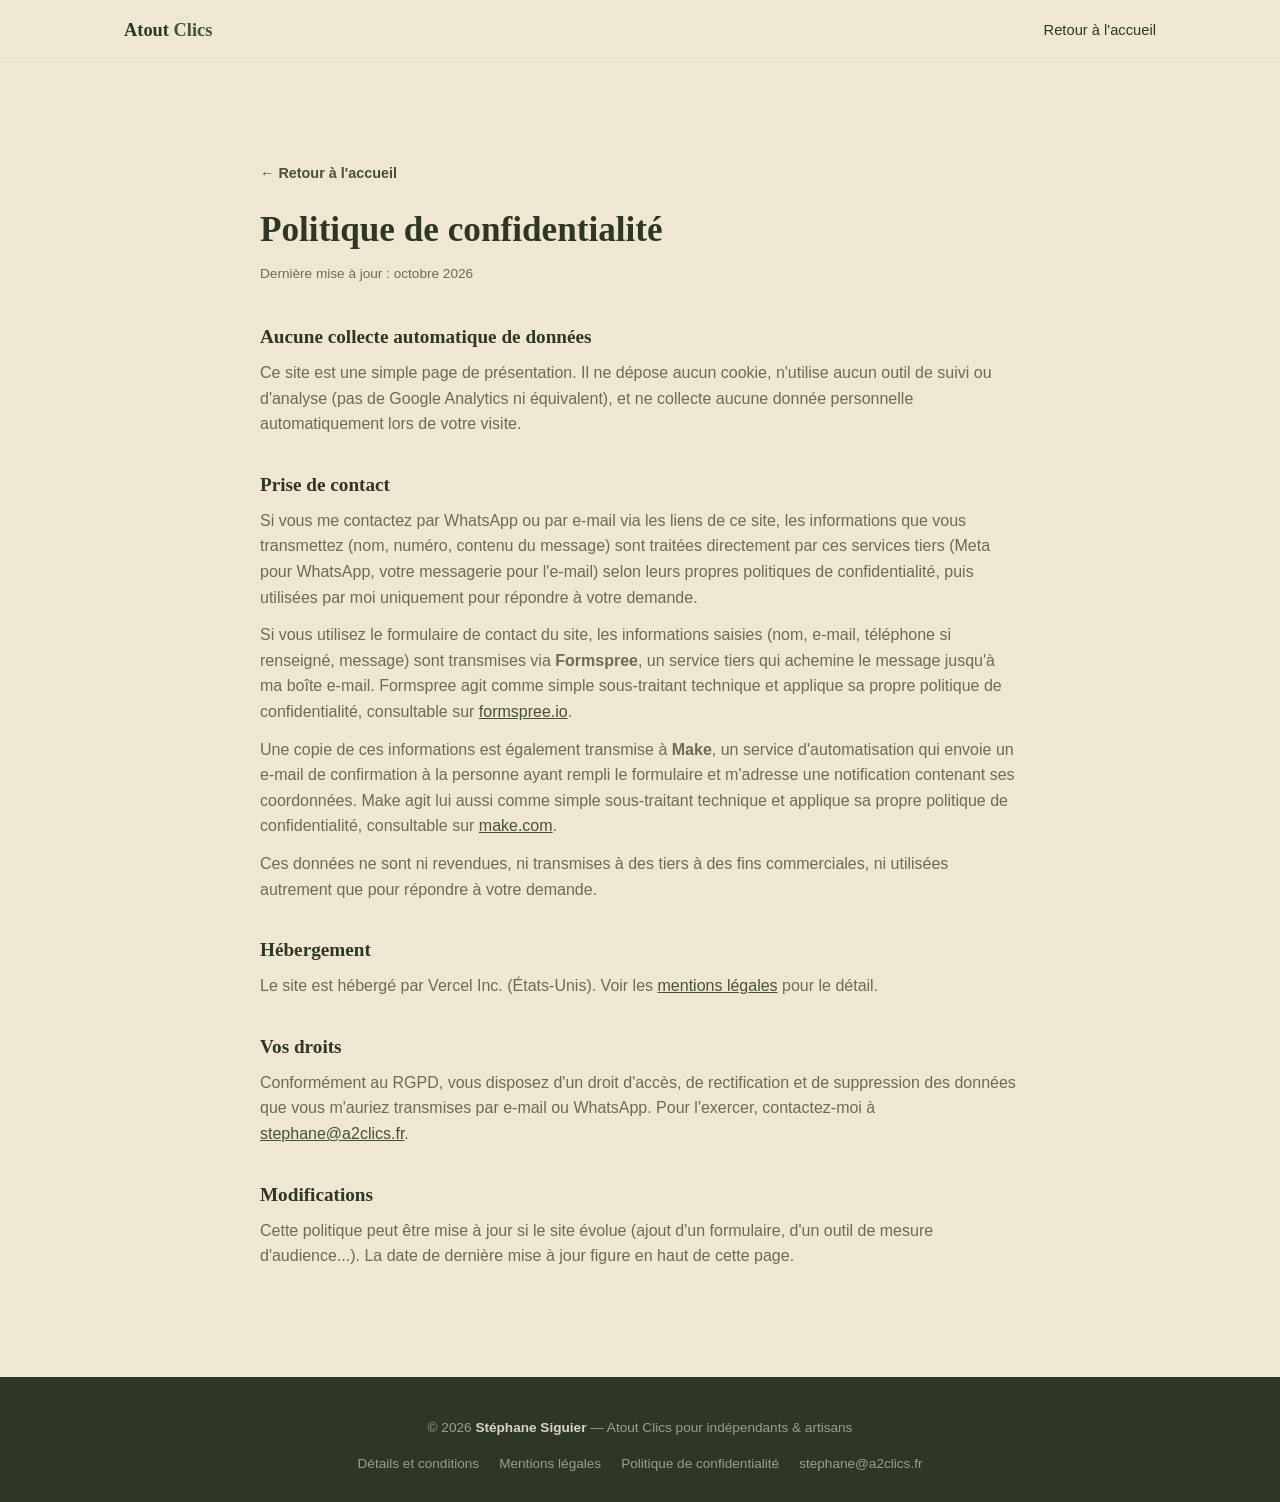
<file: confidentialite.html>
<!DOCTYPE html>
<html lang="fr">
<head>
<meta charset="UTF-8" />
<meta name="viewport" content="width=device-width, initial-scale=1.0" />
<title>Politique de confidentialité — Atout Clics</title>
<meta name="description" content="Politique de confidentialité du site Atout Clics — Stéphane Siguier." />
<meta name="robots" content="noindex" />
<link rel="canonical" href="https://presencelocale.vercel.app/confidentialite.html" />
<link rel="stylesheet" href="styles.css" />
</head>
<body>

<header>
  <div class="nav-inner">
    <a href="index.html" class="logo">Atout <span>Clics</span></a>
    <nav class="links">
      <a class="navlink" href="index.html">Retour à l'accueil</a>
    </nav>
  </div>
</header>

<div class="container legal-page">
  <a href="index.html" class="back-link">&larr; Retour à l'accueil</a>
  <h1>Politique de confidentialité</h1>
  <p class="updated">Dernière mise à jour : octobre 2026</p>

  <h2>Aucune collecte automatique de données</h2>
  <p>
    Ce site est une simple page de présentation. Il ne dépose aucun cookie, n'utilise aucun outil de suivi ou d'analyse (pas de Google Analytics ni équivalent), et ne collecte aucune donnée personnelle automatiquement lors de votre visite.
  </p>

  <h2>Prise de contact</h2>
  <p>
    Si vous me contactez par WhatsApp ou par e-mail via les liens de ce site, les informations que vous transmettez (nom, numéro, contenu du message) sont traitées directement par ces services tiers (Meta pour WhatsApp, votre messagerie pour l'e-mail) selon leurs propres politiques de confidentialité, puis utilisées par moi uniquement pour répondre à votre demande.
  </p>
  <p>
    Si vous utilisez le formulaire de contact du site, les informations saisies (nom, e-mail, téléphone si renseigné, message) sont transmises via <strong>Formspree</strong>, un service tiers qui achemine le message jusqu'à ma boîte e-mail. Formspree agit comme simple sous-traitant technique et applique sa propre politique de confidentialité, consultable sur <a class="inline-link" href="https://formspree.io/legal/privacy-policy" target="_blank" rel="noopener">formspree.io</a>.
  </p>
  <p>
    Une copie de ces informations est également transmise à <strong>Make</strong>, un service d'automatisation qui envoie un e-mail de confirmation à la personne ayant rempli le formulaire et m'adresse une notification contenant ses coordonnées. Make agit lui aussi comme simple sous-traitant technique et applique sa propre politique de confidentialité, consultable sur <a class="inline-link" href="https://www.make.com/en/privacy-notice" target="_blank" rel="noopener">make.com</a>.
  </p>
  <p>
    Ces données ne sont ni revendues, ni transmises à des tiers à des fins commerciales, ni utilisées autrement que pour répondre à votre demande.
  </p>

  <h2>Hébergement</h2>
  <p>
    Le site est hébergé par Vercel Inc. (États-Unis). Voir les <a class="inline-link" href="mentions-legales.html">mentions légales</a> pour le détail.
  </p>

  <h2>Vos droits</h2>
  <p>
    Conformément au RGPD, vous disposez d'un droit d'accès, de rectification et de suppression des données que vous m'auriez transmises par e-mail ou WhatsApp. Pour l'exercer, contactez-moi à <a class="inline-link" href="mailto:stephane@a2clics.fr">stephane@a2clics.fr</a>.
  </p>

  <h2>Modifications</h2>
  <p>
    Cette politique peut être mise à jour si le site évolue (ajout d'un formulaire, d'un outil de mesure d'audience...). La date de dernière mise à jour figure en haut de cette page.
  </p>
</div>

<footer>
  <p>&copy; 2026 <strong>Stéphane Siguier</strong> — Atout Clics pour indépendants &amp; artisans</p>
  <div class="footer-links">
    <a href="conditions.html">Détails et conditions</a>
    <a href="mentions-legales.html">Mentions légales</a>
    <a href="confidentialite.html">Politique de confidentialité</a>
    <a href="mailto:stephane@a2clics.fr">stephane@a2clics.fr</a>
  </div>
</footer>

</body>
</html>
</file>
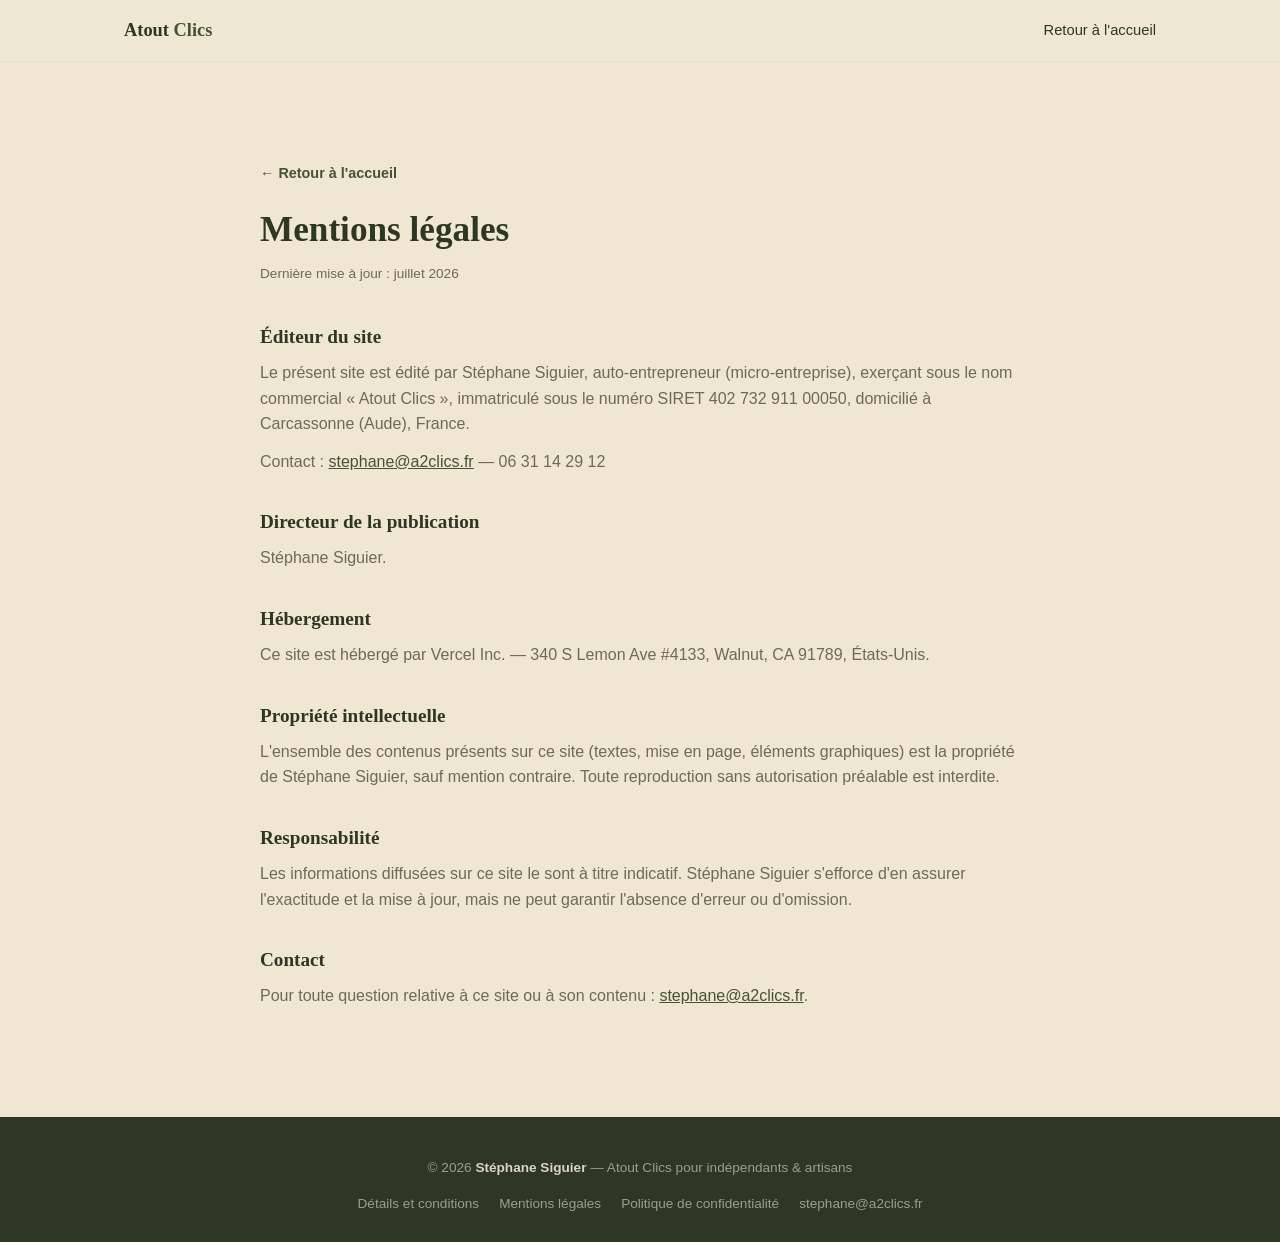
<file: mentions-legales.html>
<!DOCTYPE html>
<html lang="fr">
<head>
<meta charset="UTF-8" />
<meta name="viewport" content="width=device-width, initial-scale=1.0" />
<title>Mentions légales — Atout Clics</title>
<meta name="description" content="Mentions légales du site Atout Clics — Stéphane Siguier, auto-entrepreneur basé à Carcassonne." />
<meta name="robots" content="noindex" />
<link rel="canonical" href="https://presencelocale.vercel.app/mentions-legales.html" />
<link rel="stylesheet" href="styles.css" />
</head>
<body>

<header>
  <div class="nav-inner">
    <a href="index.html" class="logo">Atout <span>Clics</span></a>
    <nav class="links">
      <a class="navlink" href="index.html">Retour à l'accueil</a>
    </nav>
  </div>
</header>

<div class="container legal-page">
  <a href="index.html" class="back-link">&larr; Retour à l'accueil</a>
  <h1>Mentions légales</h1>
  <p class="updated">Dernière mise à jour : juillet 2026</p>

  <h2>Éditeur du site</h2>
  <p>
    Le présent site est édité par Stéphane Siguier, auto-entrepreneur (micro-entreprise), exerçant sous le nom commercial «&nbsp;Atout Clics&nbsp;», immatriculé sous le numéro SIRET 402 732 911 00050, domicilié à Carcassonne (Aude), France.
  </p>
  <p>
    Contact : <a class="inline-link" href="mailto:stephane@a2clics.fr">stephane@a2clics.fr</a> — 06 31 14 29 12
  </p>

  <h2>Directeur de la publication</h2>
  <p>Stéphane Siguier.</p>

  <h2>Hébergement</h2>
  <p>
    Ce site est hébergé par Vercel Inc. — 340 S Lemon Ave #4133, Walnut, CA 91789, États-Unis.
  </p>

  <h2>Propriété intellectuelle</h2>
  <p>
    L'ensemble des contenus présents sur ce site (textes, mise en page, éléments graphiques) est la propriété de Stéphane Siguier, sauf mention contraire. Toute reproduction sans autorisation préalable est interdite.
  </p>

  <h2>Responsabilité</h2>
  <p>
    Les informations diffusées sur ce site le sont à titre indicatif. Stéphane Siguier s'efforce d'en assurer l'exactitude et la mise à jour, mais ne peut garantir l'absence d'erreur ou d'omission.
  </p>

  <h2>Contact</h2>
  <p>
    Pour toute question relative à ce site ou à son contenu : <a class="inline-link" href="mailto:stephane@a2clics.fr">stephane@a2clics.fr</a>.
  </p>
</div>

<footer>
  <p>&copy; 2026 <strong>Stéphane Siguier</strong> — Atout Clics pour indépendants &amp; artisans</p>
  <div class="footer-links">
    <a href="conditions.html">Détails et conditions</a>
    <a href="mentions-legales.html">Mentions légales</a>
    <a href="confidentialite.html">Politique de confidentialité</a>
    <a href="mailto:stephane@a2clics.fr">stephane@a2clics.fr</a>
  </div>
</footer>

</body>
</html>
</file>
<file: styles.css>
*, *::before, *::after { box-sizing: border-box; margin: 0; padding: 0; }

:root {
  --dark:        #2E3624;
  --dark2:       #3C4630;
  --ink:         #2E3624;
  --text:        #3A3A28;
  --text-light:  #6C6B54;
  --accent:      #465232;
  --accent-mid:  #6E7A50;
  --sage:        #9BA57A;
  --sage-pale:   #C7CBB0;
  --cream:       #F7F2E4;
  --cream-bg:    #EFE7D2;
  --cream2:      #E4E2CE;
  --white:       #FFFFFF;
  --font-serif:  'Cambria', Georgia, 'Times New Roman', serif;
  --font-sans:   'Calibri', 'Segoe UI', Candara, Arial, sans-serif;
}

html { scroll-behavior: smooth; }

body {
  font-family: var(--font-sans);
  background: var(--cream-bg);
  color: var(--text);
  overflow-x: hidden;
  font-size: 16px;
  line-height: 1.6;
}

h1, h2, h3 { font-family: var(--font-serif); line-height: 1.2; color: var(--ink); }

a { color: inherit; text-decoration: none; }

.container { max-width: 1080px; margin: 0 auto; padding: 0 24px; position: relative; z-index: 1; }

section { padding: 96px 0; position: relative; overflow: hidden; }

/* pill eyebrow — default (light section): dark pill, cream text */
.section-label {
  display: inline-block;
  background: var(--dark2);
  color: var(--cream);
  font-size: 0.72rem;
  font-weight: 700;
  letter-spacing: 0.1em;
  text-transform: uppercase;
  padding: 7px 18px;
  border-radius: 999px;
  margin-bottom: 20px;
}

.section-title { font-size: clamp(1.7rem, 3.2vw, 2.4rem); font-weight: 600; margin-bottom: 20px; }

.section-lead { font-size: 1.08rem; color: var(--text-light); max-width: 680px; margin-bottom: 48px; }

/* decorative bleed circles — used on dark sections */
.blob {
  position: absolute;
  border-radius: 50%;
  background: var(--dark);
  z-index: 0;
  pointer-events: none;
}

/* dark section base */
.section-dark { background: var(--dark2); color: var(--cream); }
.section-dark h1, .section-dark h2, .section-dark h3 { color: var(--cream); }
.section-dark .section-label { background: var(--sage); color: var(--dark); }
.section-dark .section-lead { color: var(--cream2); }

/* ── NAV ── */
header {
  position: fixed;
  top: 0; left: 0; right: 0;
  z-index: 500;
  background: rgba(239,231,210,0.94);
  backdrop-filter: blur(8px);
  border-bottom: 1px solid var(--cream2);
}
.nav-inner {
  max-width: 1080px;
  margin: 0 auto;
  padding: 16px 24px;
  display: flex;
  align-items: center;
  justify-content: space-between;
}
.logo { font-family: var(--font-serif); font-weight: 600; font-size: 1.15rem; color: var(--ink); }
.logo span { color: var(--accent); }
nav.links { display: flex; gap: 32px; align-items: center; }
nav.links a.navlink { font-size: 0.92rem; font-weight: 500; color: var(--ink); }
nav.links a.navlink:hover { color: var(--accent); }
.nav-cta {
  background: var(--dark2);
  color: var(--cream);
  padding: 10px 20px;
  border-radius: 999px;
  font-size: 0.9rem;
  font-weight: 600;
  white-space: nowrap;
}
.nav-cta:hover { background: var(--accent); }

#burger-toggle { display: none; }
.burger-label { display: none; cursor: pointer; padding: 8px; }
.burger-label svg { width: 26px; height: 26px; fill: var(--ink); }

/* ── HERO ── */
#hero {
  padding: 116px 0 110px;
}
#hero .blob:nth-child(1) { width: 480px; height: 480px; top: -260px; right: -140px; }
#hero .blob:nth-child(2) { width: 420px; height: 420px; bottom: -220px; left: -160px; }
.hero-content { max-width: 680px; }
.hero-content h1 { margin-bottom: 6px; }
.title-main { display: block; color: var(--cream); font-size: clamp(2.2rem, 5.2vw, 3.4rem); font-weight: 700; }
.title-sub { display: block; color: var(--sage); font-size: clamp(1.3rem, 3vw, 1.9rem); font-weight: 400; }
.hero-rule { width: 80px; height: 3px; background: var(--sage); border: none; margin: 22px 0; }
.hero-tagline { font-size: 1.15rem; font-weight: 700; color: var(--white); margin-bottom: 14px; }
.hero-sub { font-size: 1rem; font-style: italic; color: var(--sage-pale); margin-bottom: 32px; max-width: 560px; }
.hero-badges { display: flex; gap: 12px; margin-bottom: 36px; flex-wrap: wrap; }
.badge {
  display: inline-flex; align-items: center;
  background: var(--accent-mid);
  padding: 9px 20px;
  border-radius: 999px;
  font-size: 0.85rem;
  font-weight: 700;
  letter-spacing: 0.02em;
  color: var(--white);
}
.hero-ctas { display: flex; gap: 14px; flex-wrap: wrap; }
.btn {
  display: inline-flex; align-items: center; gap: 10px;
  padding: 14px 26px;
  border-radius: 999px;
  font-weight: 700;
  font-size: 0.95rem;
  min-height: 44px;
}
.btn-primary { background: var(--sage); color: var(--dark); }
.btn-primary:hover { background: var(--cream); }
.btn-ghost { background: rgba(247,242,228,0.1); border: 1px solid rgba(247,242,228,0.3); color: var(--cream); }
.btn-ghost:hover { background: rgba(247,242,228,0.18); }
.btn svg { width: 18px; height: 18px; fill: currentColor; }

/* ── À PROPOS (E-E-A-T) ── */
#apropos { background: var(--cream-bg); }
.apropos-grid { display: grid; grid-template-columns: 1.1fr 1fr; gap: 56px; align-items: start; }
.apropos-grid p { color: var(--text-light); margin-bottom: 18px; }
.apropos-photo-row { display: flex; align-items: center; gap: 18px; margin-bottom: 22px; }
.apropos-photo { width: 96px; height: 96px; border-radius: 50%; object-fit: cover; border: 3px solid var(--sage); flex-shrink: 0; }
.apropos-name { font-family: var(--font-serif); font-weight: 600; font-size: 1.05rem; color: var(--ink); }
.apropos-role { font-size: 0.85rem; color: var(--text-light); }
.trust-list { list-style: none; background: var(--cream); border-radius: 20px; padding: 8px 28px; }
.trust-list li {
  display: flex; gap: 14px; align-items: flex-start;
  padding: 18px 0;
  border-top: 1px solid var(--cream2);
  font-size: 0.95rem;
  color: var(--text);
}
.trust-list li:first-child { border-top: none; }
.trust-list .dot {
  width: 34px; height: 34px; flex-shrink: 0;
  border-radius: 50%;
  background: var(--dark2);
  display: flex; align-items: center; justify-content: center;
}
.trust-list .dot svg { width: 16px; height: 16px; fill: var(--sage-pale); }
.trust-list strong { display: block; color: var(--ink); margin-bottom: 2px; }

/* ── CONSTAT ── */
#constat { background: var(--cream-bg); }
.constat-grid { display: grid; grid-template-columns: 1.1fr 1fr; gap: 56px; align-items: start; }
.constat-grid p { color: var(--text-light); margin-bottom: 18px; }
.constat-highlight {
  background: var(--dark2);
  border-radius: 20px;
  padding: 32px;
}
.constat-highlight p { color: var(--cream); font-size: 1.02rem; margin: 0; }

/* ── PARCOURS (comment un client vous trouve) ── */
#parcours { background: var(--cream-bg); }
.parcours-grid { display: grid; grid-template-columns: repeat(3, 1fr); gap: 24px; margin-bottom: 40px; }
.parcours-card {
  background: var(--cream);
  border-radius: 20px;
  padding: 32px 28px;
}
.parcours-num {
  width: 42px; height: 42px;
  border-radius: 50%;
  background: var(--dark2);
  color: var(--cream);
  font-family: var(--font-serif);
  font-weight: 600;
  display: flex; align-items: center; justify-content: center;
  margin-bottom: 18px;
}
.parcours-card h3 { font-size: 1.1rem; margin-bottom: 10px; }
.parcours-card p { color: var(--text-light); font-size: 0.95rem; }
.parcours-conclusion {
  background: var(--dark2);
  color: var(--cream);
  border-radius: 20px;
  padding: 28px 32px;
  font-size: 1.05rem;
}
.parcours-conclusion strong { color: var(--sage); }

/* ── OFFRES (dark, cartes inversées) ── */
#offres .blob:nth-child(1) { width: 460px; height: 460px; top: -240px; left: -180px; }
#offres .blob:nth-child(2) { width: 500px; height: 500px; bottom: -260px; right: -160px; }
.offres-grid { display: grid; grid-template-columns: repeat(3, 1fr); gap: 24px; }
.offer-card {
  background: var(--accent);
  color: var(--cream);
  border-radius: 20px;
  padding: 36px 30px;
  display: flex;
  flex-direction: column;
  position: relative;
}
.offer-card.featured {
  background: var(--cream);
  color: var(--ink);
  transform: translateY(-8px);
}
.offer-tag {
  position: absolute;
  top: -13px; left: 30px;
  background: var(--sage);
  color: var(--dark);
  font-size: 0.72rem;
  font-weight: 700;
  letter-spacing: 0.06em;
  padding: 5px 14px;
  border-radius: 999px;
}
.offer-name { font-family: var(--font-serif); font-size: 1.3rem; font-weight: 600; margin-bottom: 6px; color: var(--cream); }
.offer-card.featured .offer-name { color: var(--ink); }
.offer-sub { font-size: 0.92rem; color: var(--cream2); margin-bottom: 20px; }
.offer-card.featured .offer-sub { color: var(--text-light); }
.offer-price { font-size: 2.1rem; font-weight: 700; font-family: var(--font-serif); margin-bottom: 2px; }
.offer-period { font-size: 0.85rem; color: var(--cream2); margin-bottom: 24px; }
.offer-card.featured .offer-period { color: var(--text-light); }
.offer-note { font-size: 0.88rem; color: var(--text-light); margin: -12px 0 24px; }
.offer-list { list-style: none; margin-bottom: 28px; flex-grow: 1; }
.offer-list li {
  display: flex; gap: 10px;
  font-size: 0.92rem;
  padding: 9px 0;
  border-top: 1px solid rgba(247,242,228,0.2);
  color: var(--cream);
}
.offer-card.featured .offer-list li { border-top: 1px solid var(--cream2); color: var(--text); }
.offer-list li:first-child { border-top: none; }
.offer-list svg { width: 16px; height: 16px; fill: var(--sage-pale); flex-shrink: 0; margin-top: 3px; }
.offer-card.featured .offer-list svg { fill: var(--accent); }
.offer-card .btn { justify-content: center; width: 100%; }
.offer-card .btn-outline { background: var(--cream); color: var(--dark); }
.offer-card .btn-outline:hover { background: var(--sage-pale); }
.offer-link { text-decoration: underline; }
.offres-links { text-align: center; margin-top: 28px; font-size: 0.95rem; }
.offres-links a { color: var(--cream); text-decoration: underline; }
.offres-links a:hover { color: var(--sage-pale); }
.a-confirmer { background: #F3D98B; color: #3A2E00; padding: 1px 6px; border-radius: 4px; font-size: 0.88em; }
a.inline-link { color: var(--accent); text-decoration: underline; }
.offer-card.featured .btn-outline { background: var(--dark2); color: var(--cream); }

/* ── RÉALISTE / POURQUOI ── */
#confiance { background: var(--cream-bg); }
.confiance-grid { display: grid; grid-template-columns: 1fr 1fr; gap: 56px; }
.confiance-grid ul { list-style: none; }
.confiance-grid li {
  display: flex; gap: 12px;
  padding: 12px 0;
  color: var(--text-light);
  font-size: 0.98rem;
}
.confiance-grid li svg { width: 18px; height: 18px; fill: var(--accent); flex-shrink: 0; margin-top: 3px; }
.confiance-note {
  margin-top: 20px;
  background: var(--cream);
  border-radius: 16px;
  padding: 22px 26px;
  font-size: 0.95rem;
  color: var(--text);
}

/* ── FAQ ── */
#faq { background: var(--cream-bg); }
.faq-item {
  background: var(--cream);
  border-radius: 16px;
  padding: 8px 26px;
  margin-bottom: 14px;
}
.faq-item summary {
  font-family: var(--font-serif);
  font-size: 1.05rem;
  font-weight: 600;
  cursor: pointer;
  list-style: none;
  display: flex;
  align-items: center;
  justify-content: space-between;
  gap: 20px;
  padding: 18px 0;
}
.faq-item summary::-webkit-details-marker { display: none; }
.faq-item summary .plus { font-size: 1.4rem; color: var(--accent); flex-shrink: 0; }
.faq-item[open] summary .plus { transform: rotate(45deg); }
.faq-item p { color: var(--text-light); padding-bottom: 20px; max-width: 720px; }

/* ── GARANTIES ── */
#garanties { background: var(--cream-bg); }
.garanties-grid { display: grid; grid-template-columns: repeat(4, 1fr); gap: 20px; }
.garantie-card {
  background: var(--cream);
  border-radius: 16px;
  padding: 26px 22px;
}
.garantie-card .dot {
  width: 36px; height: 36px;
  border-radius: 50%;
  background: var(--dark2);
  margin-bottom: 16px;
  display: flex; align-items: center; justify-content: center;
}
.garantie-card .dot svg { width: 17px; height: 17px; fill: var(--sage-pale); }
.garantie-card h3 { color: var(--ink); font-size: 1.02rem; margin-bottom: 10px; }
.garantie-card p { color: var(--text-light); font-size: 0.9rem; }

/* ── DÉROULEMENT (dark) ── */
#deroulement .blob:nth-child(1) { width: 460px; height: 460px; top: -260px; left: -200px; }
#deroulement .blob:nth-child(2) { width: 500px; height: 500px; bottom: -260px; right: -180px; }
.steps { display: grid; grid-template-columns: repeat(4, 1fr); gap: 24px; }
.step { text-align: center; }
.step-num {
  width: 56px; height: 56px;
  border-radius: 50%;
  background: var(--accent-mid);
  color: var(--white);
  font-family: var(--font-serif);
  font-weight: 700;
  font-size: 1.3rem;
  display: flex; align-items: center; justify-content: center;
  margin: 0 auto 18px;
}
.step h3 { color: var(--cream); font-size: 1rem; margin-bottom: 8px; }
.step p { color: var(--cream2); font-size: 0.92rem; }

/* ── CONTACT ── */
#contact { background: var(--cream-bg); }
.contact-box {
  background: var(--cream);
  border-radius: 24px;
  padding: 56px;
  text-align: center;
  max-width: 720px;
  margin: 0 auto;
}
.contact-box p.lead { color: var(--text-light); margin-bottom: 32px; max-width: 520px; margin-left: auto; margin-right: auto; }

.contact-form { text-align: left; margin-bottom: 8px; }
.form-row { display: grid; grid-template-columns: 1fr 1fr; gap: 16px; }
.form-field { margin-bottom: 16px; }
.form-field label { display: block; font-size: 0.85rem; font-weight: 600; color: var(--ink); margin-bottom: 6px; }
.form-field label .optional { font-weight: 400; color: var(--text-light); }
.form-field input, .form-field textarea {
  width: 100%;
  font-family: var(--font-sans);
  font-size: 0.95rem;
  color: var(--text);
  background: var(--white);
  border: 1px solid var(--cream2);
  border-radius: 10px;
  padding: 12px 14px;
  resize: vertical;
}
.form-field input:focus, .form-field textarea:focus {
  outline: none;
  border-color: var(--accent-mid);
}
.form-submit { width: 100%; justify-content: center; border: none; cursor: pointer; }
.form-submit:disabled { opacity: 0.7; cursor: default; }
.form-note { text-align: center; font-size: 0.82rem; color: var(--text-light); margin-top: 14px; }
.form-error { text-align: center; font-size: 0.85rem; color: #8A3B2E; background: #F5E2DD; border-radius: 10px; padding: 12px 16px; margin-top: 14px; }
.form-success { text-align: center; background: var(--cream); border-radius: 16px; padding: 32px; }
.form-success .apropos-name { font-size: 1.15rem; margin-bottom: 8px; }
.form-success p:not(.apropos-name) { color: var(--text-light); }

.contact-divider { display: flex; align-items: center; gap: 14px; margin: 28px 0 20px; color: var(--text-light); font-size: 0.85rem; }
.contact-divider::before, .contact-divider::after { content: ""; flex: 1; height: 1px; background: var(--cream2); }

.contact-methods { display: flex; gap: 16px; justify-content: center; flex-wrap: wrap; margin-bottom: 4px; }
.contact-methods .btn-primary { background: var(--dark2); color: var(--cream); }
.contact-methods .btn-primary:hover { background: var(--accent); }
.contact-methods .btn-outline { background: var(--white); border: 1px solid var(--cream2); color: var(--ink); }
.contact-methods .btn-outline:hover { border-color: var(--accent); color: var(--accent); }

/* ── FOOTER ── */
footer {
  background: var(--dark);
  color: rgba(247,242,228,0.55);
  padding: 40px 24px 28px;
  text-align: center;
  font-size: 0.85rem;
}
footer strong { color: rgba(247,242,228,0.85); }
.footer-links { display: flex; gap: 20px; justify-content: center; flex-wrap: wrap; margin-top: 14px; }
.footer-links a:hover { color: rgba(247,242,228,0.9); }
.footer-siret { margin-top: 10px; font-size: 0.78rem; color: rgba(247,242,228,0.4); }

/* ── LEGAL PAGES ── */
.legal-page { padding: 160px 0 96px; max-width: 760px; margin: 0 auto; }
.legal-page h1 { font-size: clamp(1.6rem, 3vw, 2.2rem); margin-bottom: 12px; }
.legal-page .updated { color: var(--text-light); font-size: 0.85rem; margin-bottom: 40px; }
.legal-page h2 { font-size: 1.2rem; margin: 36px 0 12px; }
.legal-page p, .legal-page li { color: var(--text-light); margin-bottom: 12px; }
.legal-page ul { padding-left: 20px; }
.legal-page a.inline-link { color: var(--accent); text-decoration: underline; }
.back-link { display: inline-block; margin-bottom: 24px; color: var(--accent); font-weight: 600; font-size: 0.9rem; }

/* ── RESPONSIVE ── */
@media (max-width: 1024px) {
  .offres-grid { grid-template-columns: 1fr; }
  .offer-card.featured { transform: none; }
  .garanties-grid { grid-template-columns: repeat(2, 1fr); }
  .steps { grid-template-columns: repeat(2, 1fr); }
}
@media (max-width: 900px) {
  nav.links { position: fixed; top: 64px; left: 0; right: 0; background: var(--cream-bg); flex-direction: column; align-items: flex-start; gap: 0; padding: 8px 24px 20px; border-bottom: 1px solid var(--cream2); transform: translateY(-130%); opacity: 0; transition: transform 0.25s ease, opacity 0.2s ease; }
  nav.links a.navlink { padding: 12px 0; width: 100%; border-top: 1px solid var(--cream2); }
  nav.links .nav-cta { margin-top: 12px; }
  #burger-toggle:checked ~ nav.links { transform: translateY(0); opacity: 1; }
  .burger-label { display: block; }
}
@media (max-width: 768px) {
  section { padding: 64px 0; }
  .apropos-grid { grid-template-columns: 1fr; }
  .constat-grid { grid-template-columns: 1fr; }
  .parcours-grid { grid-template-columns: 1fr; }
  .confiance-grid { grid-template-columns: 1fr; gap: 32px; }
  .garanties-grid { grid-template-columns: 1fr; }
  .steps { grid-template-columns: 1fr; gap: 32px; }
  .contact-box { padding: 40px 24px; }
  .form-row { grid-template-columns: 1fr; }
  .legal-page { padding: 120px 24px 64px; }
}
@media (max-width: 480px) {
  .hero-ctas, .contact-methods { flex-direction: column; }
  .btn { width: 100%; justify-content: center; }
}
</file>
